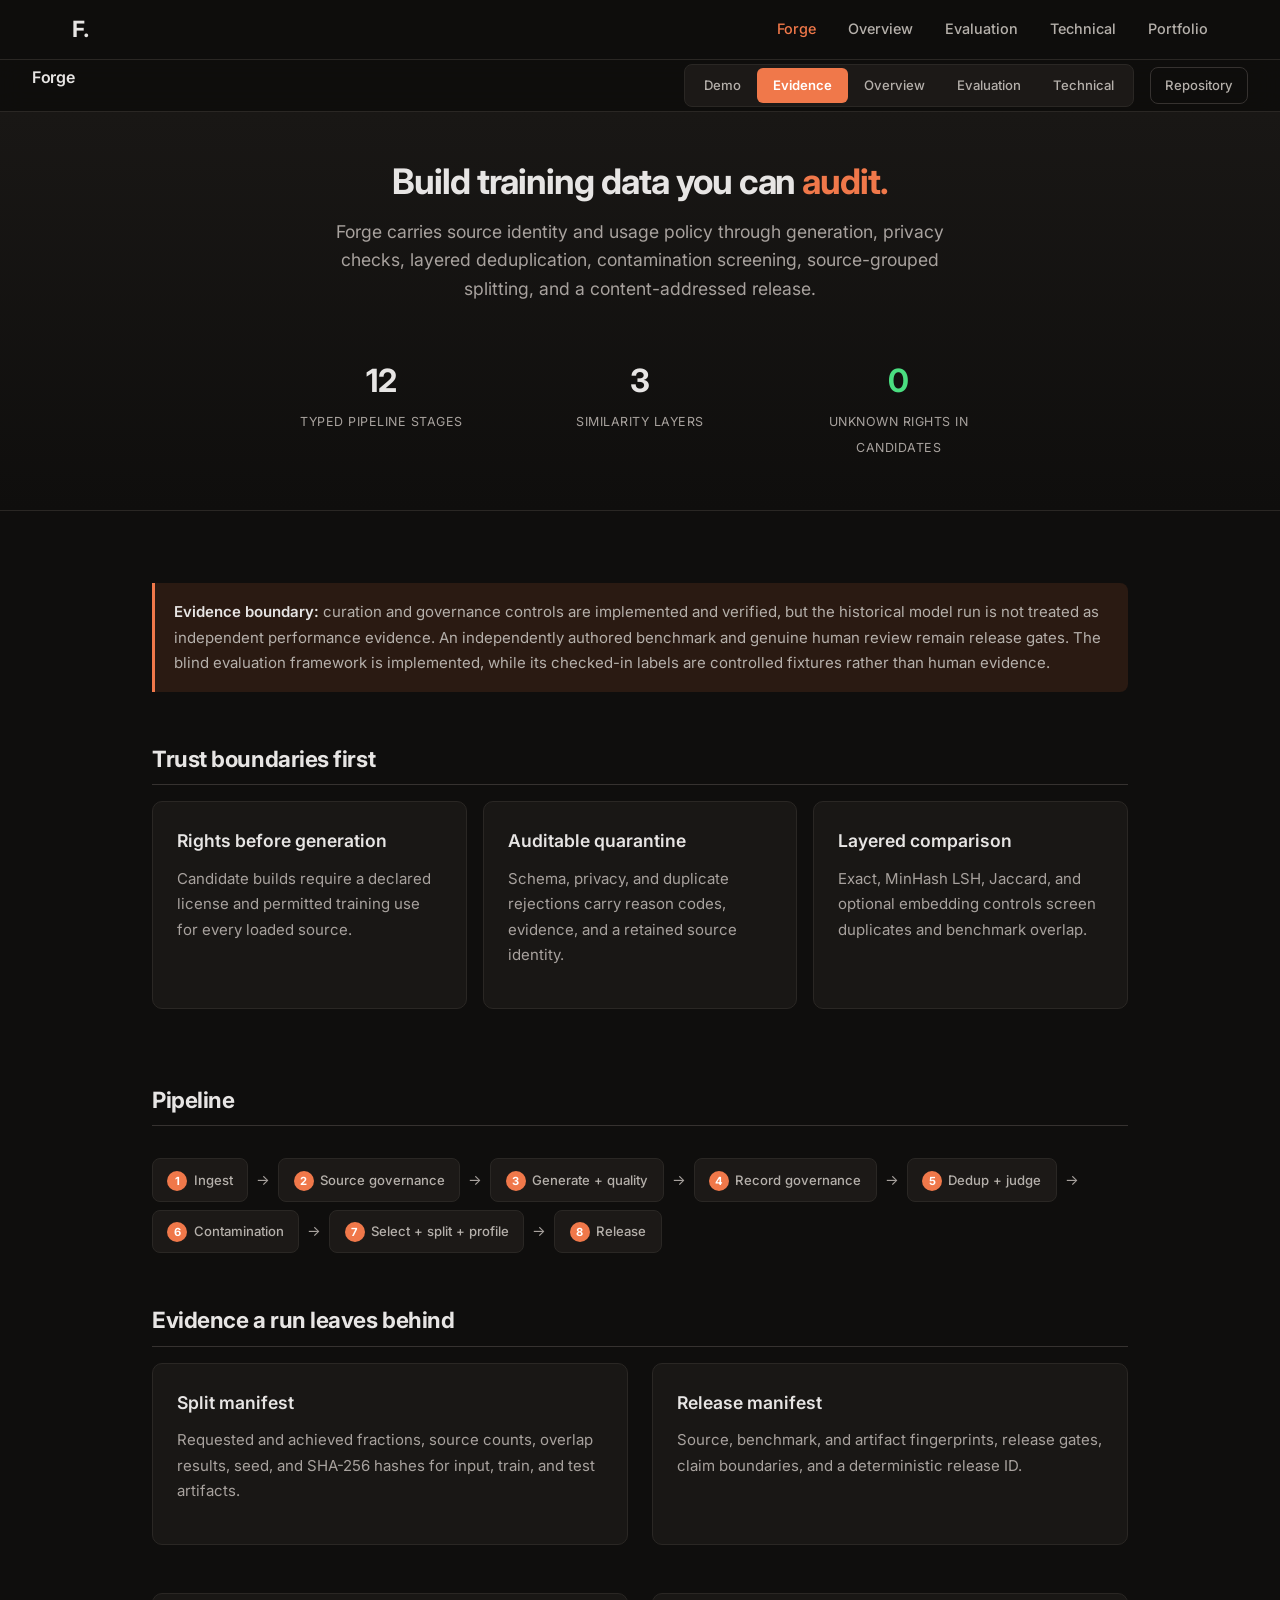
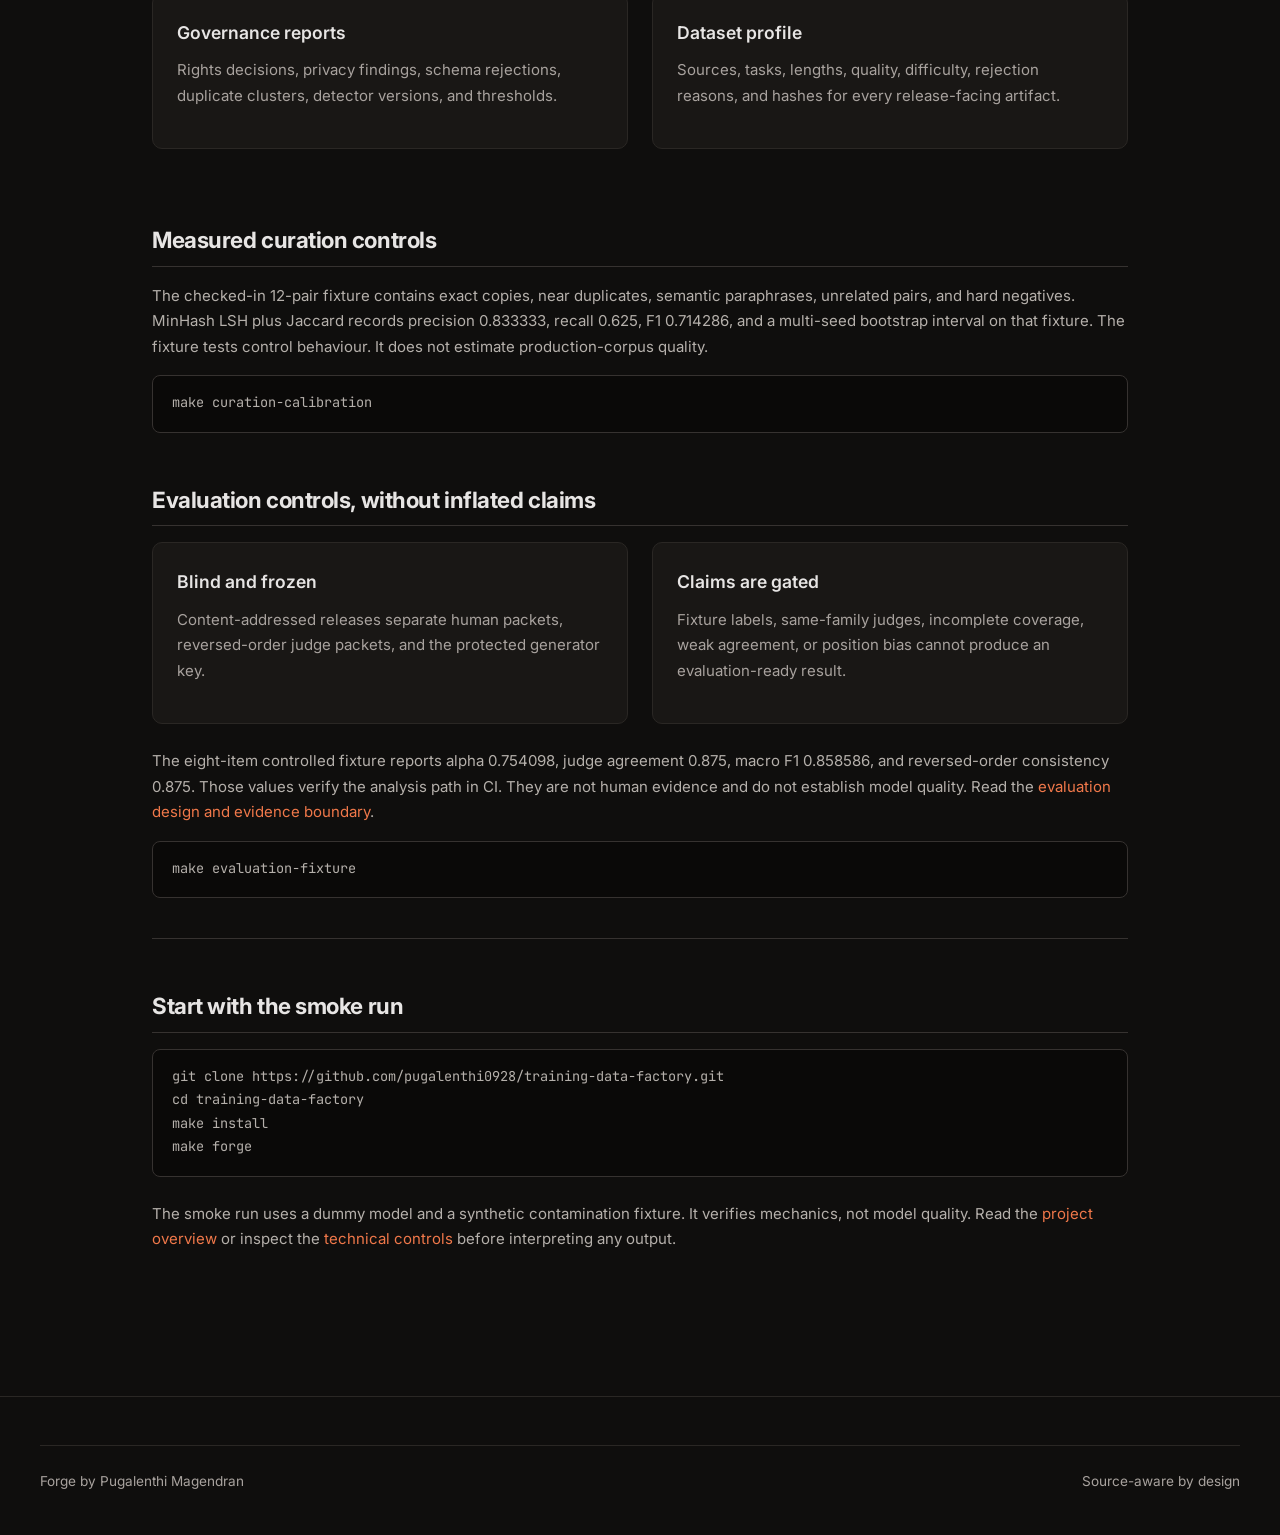
<file: docs/index.html>
<!DOCTYPE html>
<html lang="en">
<head>
  <meta charset="utf-8">
  <meta name="viewport" content="width=device-width, initial-scale=1">
  <title>Forge | Auditable Training Data Systems</title>
  <meta name="description" content="Forge is a source-aware training data pipeline with rights, privacy, deduplication, contamination, split, and release evidence.">
  <meta property="og:title" content="Forge | Auditable Training Data Systems">
  <meta property="og:description" content="Source-aware generation with governance, layered curation, contamination gates, and honest evaluation boundaries.">
  <meta property="og:type" content="website">
  <link rel="preconnect" href="https://fonts.googleapis.com">
  <link rel="preconnect" href="https://fonts.gstatic.com" crossorigin>
  <link href="https://fonts.googleapis.com/css2?family=Inter:wght@300;400;500;600;700&family=JetBrains+Mono:wght@400&display=swap" rel="stylesheet">
  <link rel="stylesheet" href="style.css">
</head>
<body>
  <nav class="nav">
    <div class="nav-inner">
      <a href="index.html" class="nav-logo">F.</a>
      <div class="nav-links">
        <a href="index.html" class="active">Forge</a>
        <a href="overview.html">Overview</a>
        <a href="evaluation.html">Evaluation</a>
        <a href="technical.html">Technical</a>
        <a href="https://pugalenthi-magendran.pugalenthi2000.chatgpt.site/">Portfolio</a>
      </div>
    </div>
  </nav>

  <div class="mode-bar">
    <h1>Forge</h1>
    <div class="mode-bar-right">
      <div class="tab-group">
        <a href="demo.html">Demo</a>
        <a href="index.html" class="active">Evidence</a>
        <a href="overview.html">Overview</a>
        <a href="evaluation.html">Evaluation</a>
        <a href="technical.html">Technical</a>
      </div>
      <a href="https://github.com/pugalenthi0928/training-data-factory" class="mode-bar-github">Repository</a>
    </div>
  </div>

  <main>
    <section class="hero">
      <h1>Build training data you can <em>audit.</em></h1>
      <p class="subtitle">
        Forge carries source identity and usage policy through generation, privacy checks, layered
        deduplication, contamination screening, source-grouped splitting, and a content-addressed release.
      </p>
      <div class="grid-3" style="max-width: 760px; margin: 0 auto;">
        <div class="stat">
          <span class="number">12</span>
          <span class="label">Typed pipeline stages</span>
        </div>
        <div class="stat">
          <span class="number">3</span>
          <span class="label">Similarity layers</span>
        </div>
        <div class="stat">
          <span class="number green">0</span>
          <span class="label">Unknown rights in candidates</span>
        </div>
      </div>
    </section>

    <div class="container wide">
      <div class="callout">
        <strong>Evidence boundary:</strong> curation and governance controls are implemented and verified, but the historical
        model run is not treated as independent performance evidence. An independently authored
        benchmark and genuine human review remain release gates. The blind evaluation framework is implemented,
        while its checked-in labels are controlled fixtures rather than human evidence.
      </div>

      <h2>Trust boundaries first</h2>
      <div class="grid-3">
        <div class="card">
          <h3>Rights before generation</h3>
          <p>Candidate builds require a declared license and permitted training use for every loaded source.</p>
        </div>
        <div class="card">
          <h3>Auditable quarantine</h3>
          <p>Schema, privacy, and duplicate rejections carry reason codes, evidence, and a retained source identity.</p>
        </div>
        <div class="card">
          <h3>Layered comparison</h3>
          <p>Exact, MinHash LSH, Jaccard, and optional embedding controls screen duplicates and benchmark overlap.</p>
        </div>
      </div>

      <h2>Pipeline</h2>
      <div class="pipeline">
        <div class="step"><span class="num">1</span>Ingest</div>
        <span class="arrow">&#8594;</span>
        <div class="step"><span class="num">2</span>Source governance</div>
        <span class="arrow">&#8594;</span>
        <div class="step"><span class="num">3</span>Generate + quality</div>
        <span class="arrow">&#8594;</span>
        <div class="step"><span class="num">4</span>Record governance</div>
        <span class="arrow">&#8594;</span>
        <div class="step"><span class="num">5</span>Dedup + judge</div>
        <span class="arrow">&#8594;</span>
        <div class="step"><span class="num">6</span>Contamination</div>
        <span class="arrow">&#8594;</span>
        <div class="step"><span class="num">7</span>Select + split + profile</div>
        <span class="arrow">&#8594;</span>
        <div class="step"><span class="num">8</span>Release</div>
      </div>

      <h2>Evidence a run leaves behind</h2>
      <div class="grid-2">
        <div class="card">
          <h3>Split manifest</h3>
          <p>Requested and achieved fractions, source counts, overlap results, seed, and SHA-256 hashes for input, train, and test artifacts.</p>
        </div>
        <div class="card">
          <h3>Release manifest</h3>
          <p>Source, benchmark, and artifact fingerprints, release gates, claim boundaries, and a deterministic release ID.</p>
        </div>
        <div class="card">
          <h3>Governance reports</h3>
          <p>Rights decisions, privacy findings, schema rejections, duplicate clusters, detector versions, and thresholds.</p>
        </div>
        <div class="card">
          <h3>Dataset profile</h3>
          <p>Sources, tasks, lengths, quality, difficulty, rejection reasons, and hashes for every release-facing artifact.</p>
        </div>
      </div>

      <h2>Measured curation controls</h2>
      <p>
        The checked-in 12-pair fixture contains exact copies, near duplicates, semantic paraphrases,
        unrelated pairs, and hard negatives. MinHash LSH plus Jaccard records precision 0.833333,
        recall 0.625, F1 0.714286, and a multi-seed bootstrap interval on that fixture. The fixture
        tests control behaviour. It does not estimate production-corpus quality.
      </p>
      <pre><code>make curation-calibration</code></pre>

      <h2>Evaluation controls, without inflated claims</h2>
      <div class="grid-2">
        <div class="card">
          <h3>Blind and frozen</h3>
          <p>Content-addressed releases separate human packets, reversed-order judge packets, and the protected generator key.</p>
        </div>
        <div class="card">
          <h3>Claims are gated</h3>
          <p>Fixture labels, same-family judges, incomplete coverage, weak agreement, or position bias cannot produce an evaluation-ready result.</p>
        </div>
      </div>
      <p>
        The eight-item controlled fixture reports alpha 0.754098, judge agreement 0.875,
        macro F1 0.858586, and reversed-order consistency 0.875. Those values verify the
        analysis path in CI. They are not human evidence and do not establish model quality.
        Read the <a href="evaluation.html">evaluation design and evidence boundary</a>.
      </p>
      <pre><code>make evaluation-fixture</code></pre>

      <hr>
      <h2>Start with the smoke run</h2>
      <pre><code>git clone https://github.com/pugalenthi0928/training-data-factory.git
cd training-data-factory
make install
make forge</code></pre>
      <p>
        The smoke run uses a dummy model and a synthetic contamination fixture. It verifies mechanics,
        not model quality. Read the <a href="overview.html">project overview</a> or inspect the
        <a href="technical.html">technical controls</a> before interpreting any output.
      </p>
    </div>
  </main>

  <footer class="footer">
    <div class="container">
      <div class="footer-bottom">
        <span>Forge by Pugalenthi Magendran</span>
        <span>Source-aware by design</span>
      </div>
    </div>
  </footer>
</body>
</html>
</file>
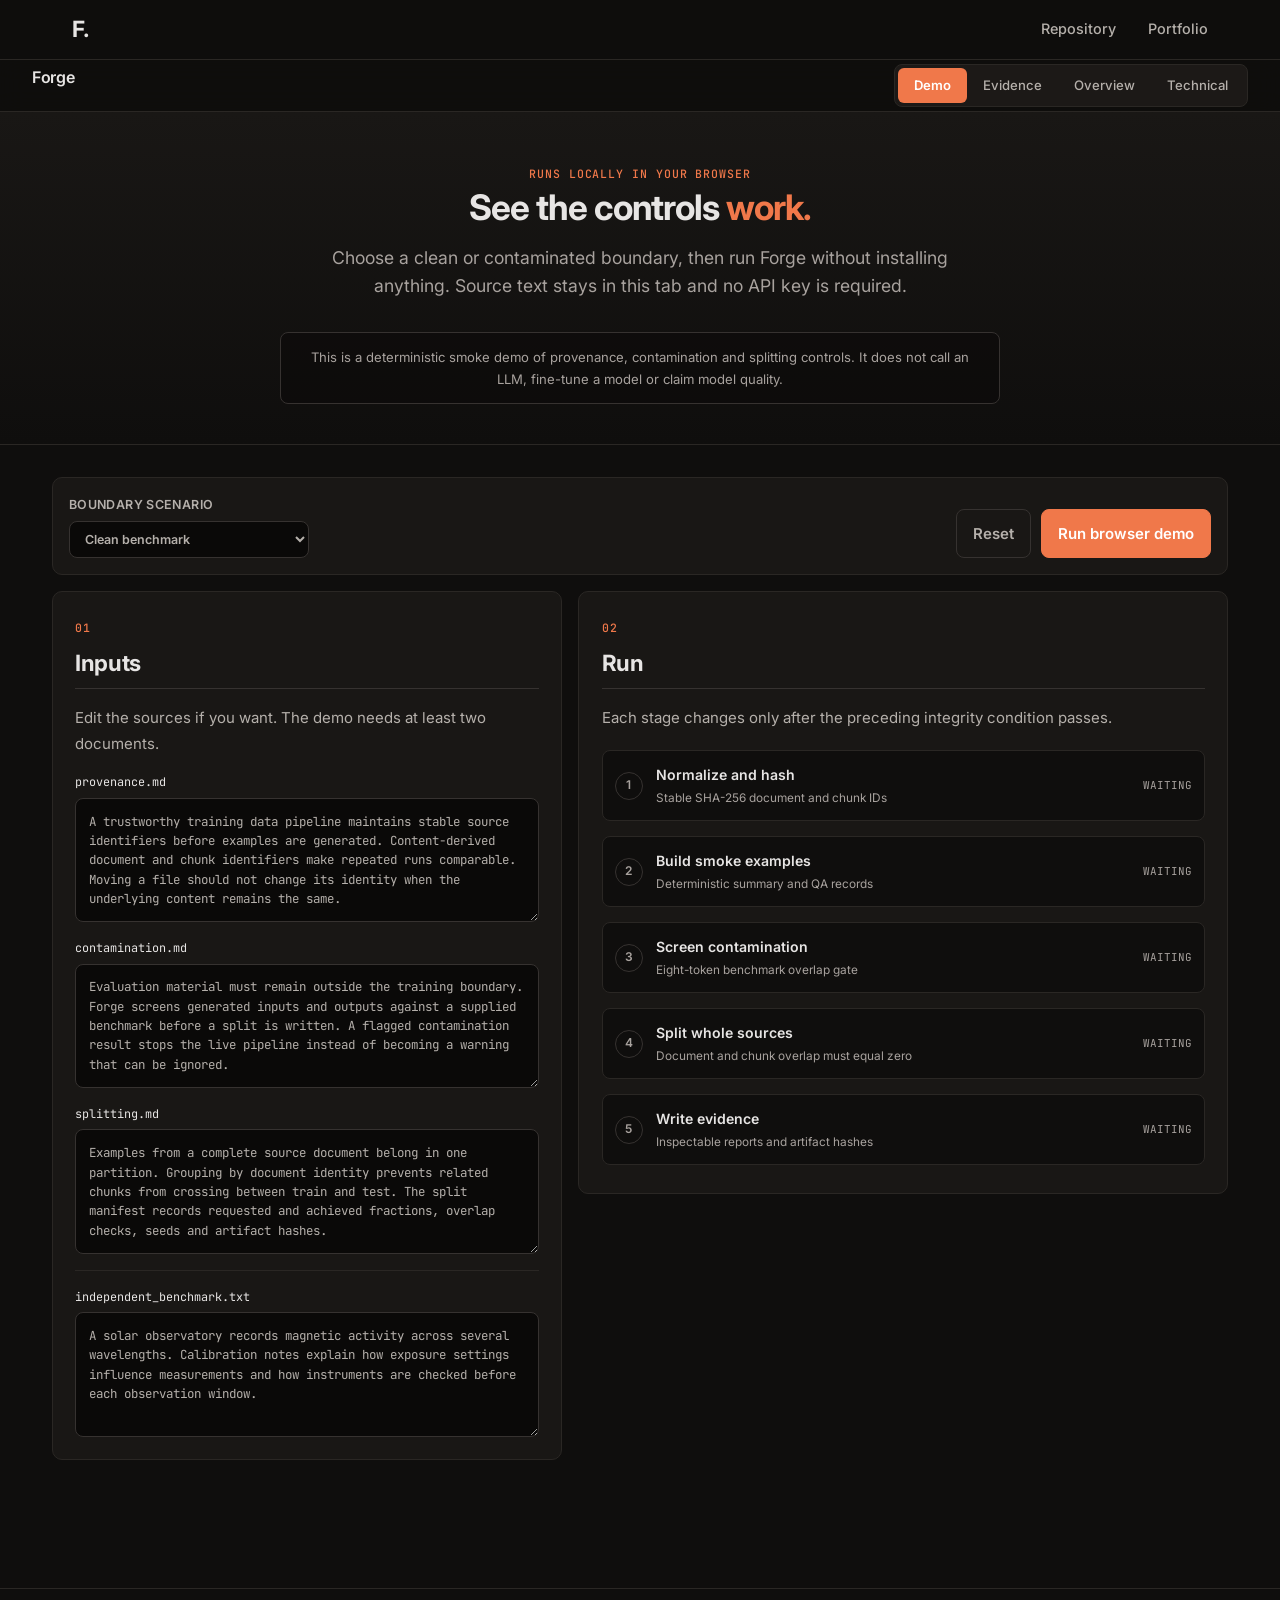
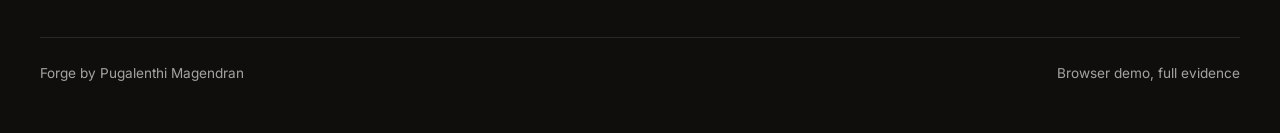
<file: docs/demo.html>
<!DOCTYPE html>
<html lang="en">
<head>
  <meta charset="utf-8">
  <meta name="viewport" content="width=device-width, initial-scale=1">
  <title>Forge Browser Demo | Pugalenthi Magendran</title>
  <meta name="description" content="Run Forge provenance, contamination and source-safe split controls directly in the browser with no installation or API key.">
  <meta property="og:title" content="Forge Browser Demo">
  <meta property="og:description" content="A one-click, inspectable smoke run for Forge training data controls.">
  <meta property="og:type" content="website">
  <link rel="preconnect" href="https://fonts.googleapis.com">
  <link rel="preconnect" href="https://fonts.gstatic.com" crossorigin>
  <link href="https://fonts.googleapis.com/css2?family=Inter:wght@300;400;500;600;700&family=JetBrains+Mono:wght@400&display=swap" rel="stylesheet">
  <link rel="stylesheet" href="style.css">
</head>
<body>
  <nav class="nav">
    <div class="nav-inner">
      <a href="index.html" class="nav-logo">F.</a>
      <div class="nav-links">
        <a href="https://github.com/pugalenthi0928/training-data-factory">Repository</a>
        <a href="https://pugalenthi-magendran.pugalenthi2000.chatgpt.site/">Portfolio</a>
      </div>
    </div>
  </nav>

  <div class="mode-bar">
    <h1>Forge</h1>
    <div class="mode-bar-right">
      <div class="tab-group">
        <a href="demo.html" class="active">Demo</a>
        <a href="index.html">Evidence</a>
        <a href="overview.html">Overview</a>
        <a href="technical.html">Technical</a>
      </div>
    </div>
  </div>

  <main>
    <section class="hero demo-hero">
      <span class="eyebrow">Runs locally in your browser</span>
      <h1>See the controls <em>work.</em></h1>
      <p class="subtitle">
        Choose a clean or contaminated boundary, then run Forge without installing anything.
        Source text stays in this tab and no API key is required.
      </p>
      <div class="demo-disclosure">
        This is a deterministic smoke demo of provenance, contamination and splitting controls.
        It does not call an LLM, fine-tune a model or claim model quality.
      </div>
    </section>

    <div class="container demo-container">
      <div class="demo-toolbar">
        <label for="scenario">
          Boundary scenario
          <select id="scenario">
            <option value="clean">Clean benchmark</option>
            <option value="contaminated">Deliberate contamination</option>
          </select>
        </label>
        <div class="demo-actions">
          <button type="button" id="reset-demo" class="button secondary">Reset</button>
          <button type="button" id="run-demo" class="button primary">Run browser demo</button>
        </div>
      </div>

      <div class="demo-shell">
        <section class="demo-inputs" aria-labelledby="input-heading">
          <div class="section-kicker">01</div>
          <h2 id="input-heading">Inputs</h2>
          <p>Edit the sources if you want. The demo needs at least two documents.</p>

          <label class="source-field">
            <span>provenance.md</span>
            <textarea data-source data-name="provenance.md" rows="5">A trustworthy training data pipeline maintains stable source identifiers before examples are generated. Content-derived document and chunk identifiers make repeated runs comparable. Moving a file should not change its identity when the underlying content remains the same.</textarea>
          </label>

          <label class="source-field">
            <span>contamination.md</span>
            <textarea data-source data-name="contamination.md" rows="5">Evaluation material must remain outside the training boundary. Forge screens generated inputs and outputs against a supplied benchmark before a split is written. A flagged contamination result stops the live pipeline instead of becoming a warning that can be ignored.</textarea>
          </label>

          <label class="source-field">
            <span>splitting.md</span>
            <textarea data-source data-name="splitting.md" rows="5">Examples from a complete source document belong in one partition. Grouping by document identity prevents related chunks from crossing between train and test. The split manifest records requested and achieved fractions, overlap checks, seeds and artifact hashes.</textarea>
          </label>

          <label class="source-field benchmark-field">
            <span>independent_benchmark.txt</span>
            <textarea id="benchmark" rows="5"></textarea>
          </label>
        </section>

        <section class="demo-run" aria-labelledby="run-heading">
          <div class="section-kicker">02</div>
          <h2 id="run-heading">Run</h2>
          <p>Each stage changes only after the preceding integrity condition passes.</p>

          <ol class="stage-list">
            <li data-stage="1" data-state="waiting">
              <span class="stage-number">1</span>
              <span><strong>Normalize and hash</strong><small>Stable SHA-256 document and chunk IDs</small></span>
              <span class="stage-status">Waiting</span>
            </li>
            <li data-stage="2" data-state="waiting">
              <span class="stage-number">2</span>
              <span><strong>Build smoke examples</strong><small>Deterministic summary and QA records</small></span>
              <span class="stage-status">Waiting</span>
            </li>
            <li data-stage="3" data-state="waiting">
              <span class="stage-number">3</span>
              <span><strong>Screen contamination</strong><small>Eight-token benchmark overlap gate</small></span>
              <span class="stage-status">Waiting</span>
            </li>
            <li data-stage="4" data-state="waiting">
              <span class="stage-number">4</span>
              <span><strong>Split whole sources</strong><small>Document and chunk overlap must equal zero</small></span>
              <span class="stage-status">Waiting</span>
            </li>
            <li data-stage="5" data-state="waiting">
              <span class="stage-number">5</span>
              <span><strong>Write evidence</strong><small>Inspectable reports and artifact hashes</small></span>
              <span class="stage-status">Waiting</span>
            </li>
          </ol>

          <div id="run-error" class="run-error" role="alert" hidden></div>

          <div id="result-panel" class="result-panel" hidden>
            <div id="integrity-gate" class="integrity-gate"></div>
            <div class="result-metrics">
              <div><strong data-metric="sources">0</strong><span>Sources</span></div>
              <div><strong data-metric="examples">0</strong><span>Examples</span></div>
              <div><strong data-metric="split">0 / 0</strong><span>Train / test</span></div>
              <div><strong data-metric="overlap">0</strong><span>Source overlap</span></div>
            </div>

            <div class="artifact-header">
              <div>
                <span class="section-kicker">03</span>
                <h3>Evidence artifacts</h3>
              </div>
              <div class="artifact-actions">
                <button type="button" id="copy-artifact" class="text-button" disabled>Copy JSON</button>
                <button type="button" id="download-artifact" class="text-button" disabled>Download</button>
              </div>
            </div>
            <div id="artifact-tabs" class="artifact-tabs"></div>
            <pre class="artifact-code"><code id="artifact-output"></code></pre>
          </div>
        </section>
      </div>
    </div>
  </main>

  <footer class="footer">
    <div class="container">
      <div class="footer-bottom">
        <span>Forge by Pugalenthi Magendran</span>
        <span>Browser demo, full evidence</span>
      </div>
    </div>
  </footer>

  <script type="module" src="demo.mjs"></script>
</body>
</html>
</file>
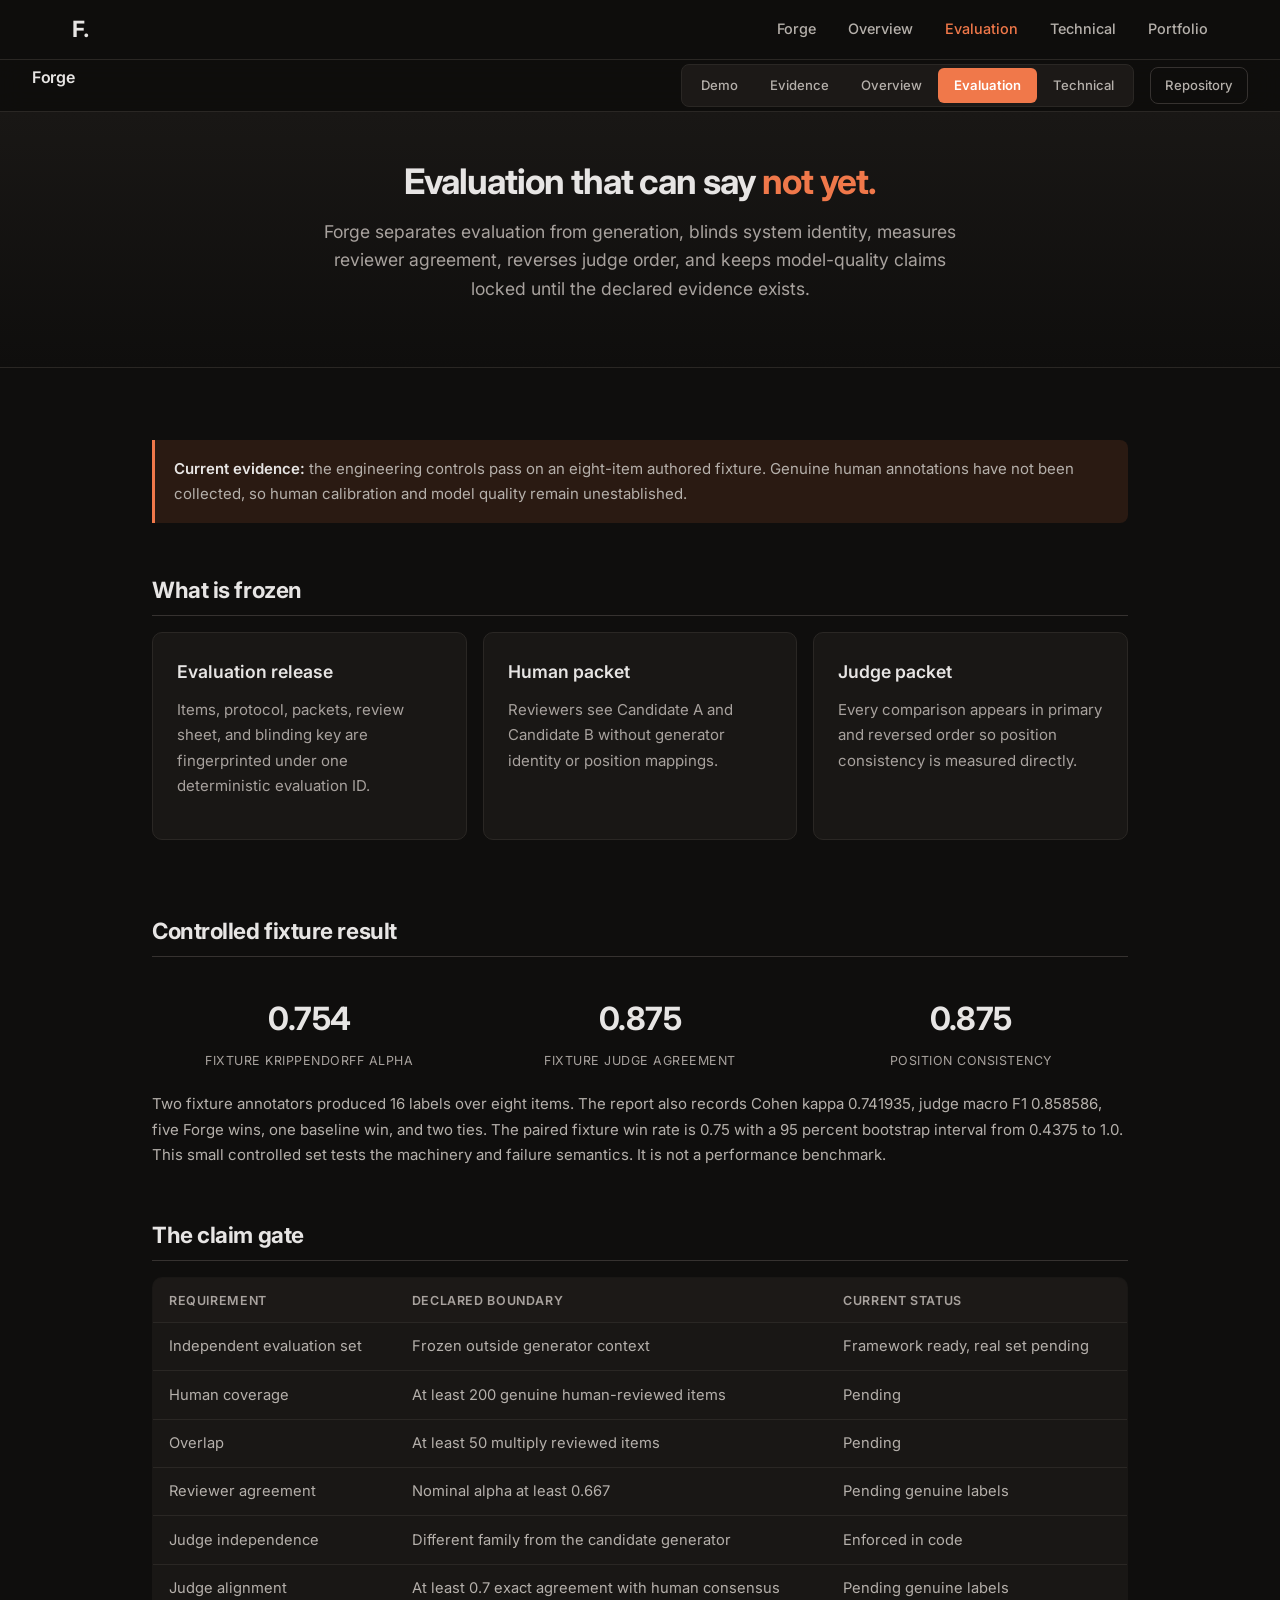
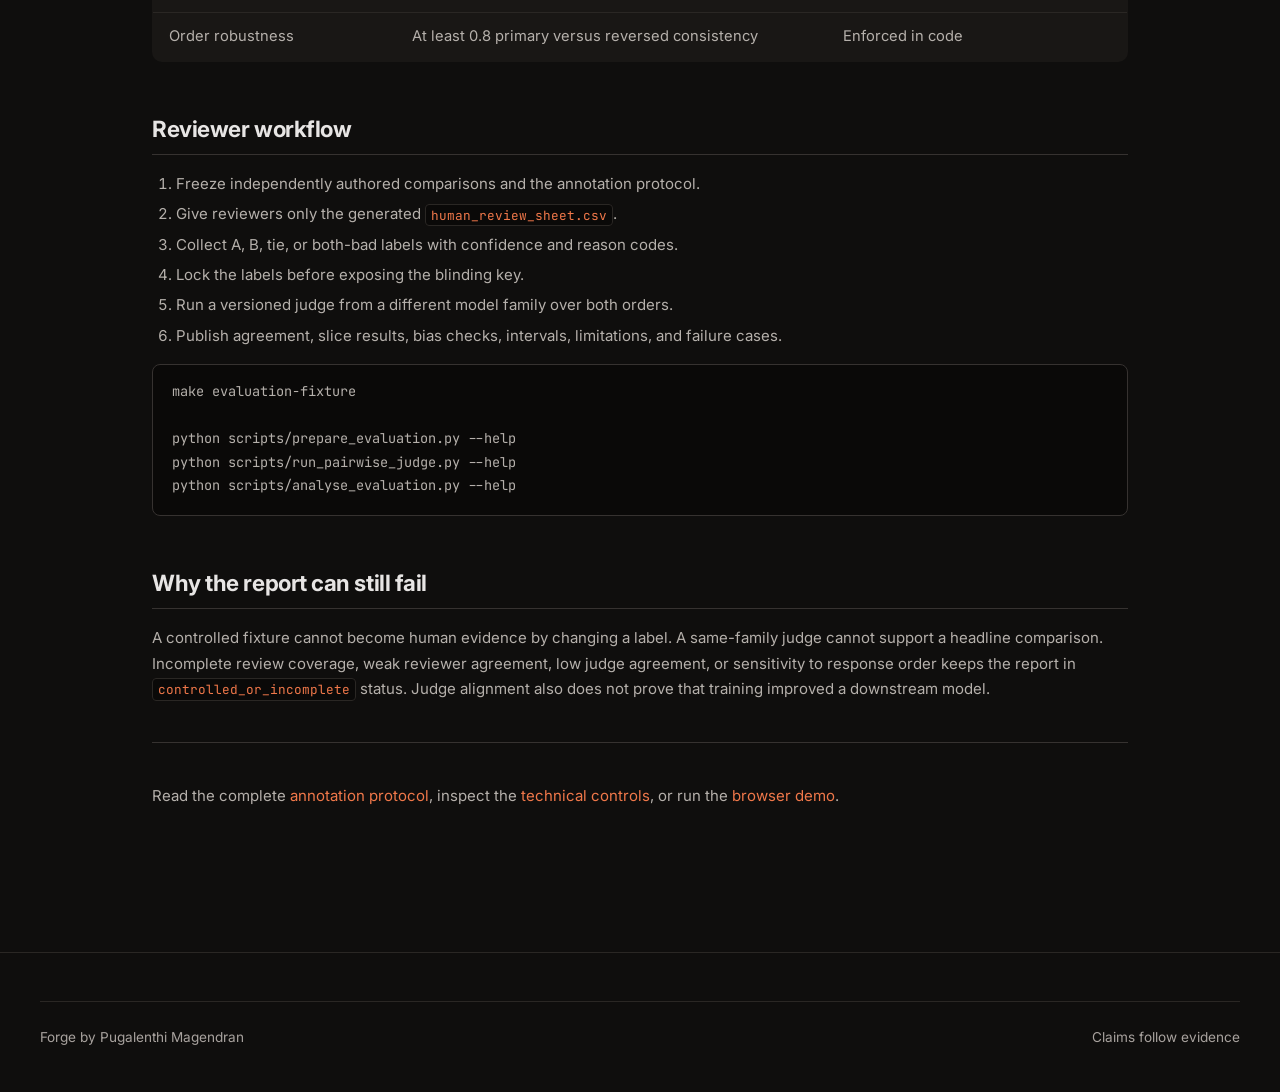
<file: docs/evaluation.html>
<!DOCTYPE html>
<html lang="en">
<head>
  <meta charset="utf-8">
  <meta name="viewport" content="width=device-width, initial-scale=1">
  <title>Forge Evaluation | Blind Review and Calibration</title>
  <meta name="description" content="How Forge freezes evaluation assets, blinds human review, checks judge bias, and prevents unsupported model-quality claims.">
  <link rel="preconnect" href="https://fonts.googleapis.com">
  <link rel="preconnect" href="https://fonts.gstatic.com" crossorigin>
  <link href="https://fonts.googleapis.com/css2?family=Inter:wght@300;400;500;600;700&family=JetBrains+Mono:wght@400&display=swap" rel="stylesheet">
  <link rel="stylesheet" href="style.css">
</head>
<body>
  <nav class="nav">
    <div class="nav-inner">
      <a href="index.html" class="nav-logo">F.</a>
      <div class="nav-links">
        <a href="index.html">Forge</a>
        <a href="overview.html">Overview</a>
        <a href="evaluation.html" class="active">Evaluation</a>
        <a href="technical.html">Technical</a>
        <a href="https://pugalenthi-magendran.pugalenthi2000.chatgpt.site/">Portfolio</a>
      </div>
    </div>
  </nav>

  <div class="mode-bar">
    <h1>Forge</h1>
    <div class="mode-bar-right">
      <div class="tab-group">
        <a href="demo.html">Demo</a>
        <a href="index.html">Evidence</a>
        <a href="overview.html">Overview</a>
        <a href="evaluation.html" class="active">Evaluation</a>
        <a href="technical.html">Technical</a>
      </div>
      <a href="https://github.com/pugalenthi0928/training-data-factory" class="mode-bar-github">Repository</a>
    </div>
  </div>

  <main>
    <section class="hero">
      <h1>Evaluation that can say <em>not yet.</em></h1>
      <p class="subtitle">
        Forge separates evaluation from generation, blinds system identity, measures reviewer
        agreement, reverses judge order, and keeps model-quality claims locked until the declared
        evidence exists.
      </p>
    </section>

    <div class="container wide">
      <div class="callout">
        <strong>Current evidence:</strong> the engineering controls pass on an eight-item authored
        fixture. Genuine human annotations have not been collected, so human calibration and model
        quality remain unestablished.
      </div>

      <h2>What is frozen</h2>
      <div class="grid-3">
        <div class="card">
          <h3>Evaluation release</h3>
          <p>Items, protocol, packets, review sheet, and blinding key are fingerprinted under one deterministic evaluation ID.</p>
        </div>
        <div class="card">
          <h3>Human packet</h3>
          <p>Reviewers see Candidate A and Candidate B without generator identity or position mappings.</p>
        </div>
        <div class="card">
          <h3>Judge packet</h3>
          <p>Every comparison appears in primary and reversed order so position consistency is measured directly.</p>
        </div>
      </div>

      <h2>Controlled fixture result</h2>
      <div class="grid-3">
        <div class="stat">
          <span class="number">0.754</span>
          <span class="label">Fixture Krippendorff alpha</span>
        </div>
        <div class="stat">
          <span class="number">0.875</span>
          <span class="label">Fixture judge agreement</span>
        </div>
        <div class="stat">
          <span class="number">0.875</span>
          <span class="label">Position consistency</span>
        </div>
      </div>
      <p>
        Two fixture annotators produced 16 labels over eight items. The report also records Cohen
        kappa 0.741935, judge macro F1 0.858586, five Forge wins, one baseline win, and two ties.
        The paired fixture win rate is 0.75 with a 95 percent bootstrap interval from 0.4375 to 1.0.
        This small controlled set tests the machinery and failure semantics. It is not a performance benchmark.
      </p>

      <h2>The claim gate</h2>
      <table>
        <tr><th>Requirement</th><th>Declared boundary</th><th>Current status</th></tr>
        <tr><td>Independent evaluation set</td><td>Frozen outside generator context</td><td>Framework ready, real set pending</td></tr>
        <tr><td>Human coverage</td><td>At least 200 genuine human-reviewed items</td><td>Pending</td></tr>
        <tr><td>Overlap</td><td>At least 50 multiply reviewed items</td><td>Pending</td></tr>
        <tr><td>Reviewer agreement</td><td>Nominal alpha at least 0.667</td><td>Pending genuine labels</td></tr>
        <tr><td>Judge independence</td><td>Different family from the candidate generator</td><td>Enforced in code</td></tr>
        <tr><td>Judge alignment</td><td>At least 0.7 exact agreement with human consensus</td><td>Pending genuine labels</td></tr>
        <tr><td>Order robustness</td><td>At least 0.8 primary versus reversed consistency</td><td>Enforced in code</td></tr>
      </table>

      <h2>Reviewer workflow</h2>
      <ol style="padding-left: 1.5rem; margin-bottom: 1rem;">
        <li>Freeze independently authored comparisons and the annotation protocol.</li>
        <li>Give reviewers only the generated <code>human_review_sheet.csv</code>.</li>
        <li>Collect A, B, tie, or both-bad labels with confidence and reason codes.</li>
        <li>Lock the labels before exposing the blinding key.</li>
        <li>Run a versioned judge from a different model family over both orders.</li>
        <li>Publish agreement, slice results, bias checks, intervals, limitations, and failure cases.</li>
      </ol>
      <pre><code>make evaluation-fixture

python scripts/prepare_evaluation.py --help
python scripts/run_pairwise_judge.py --help
python scripts/analyse_evaluation.py --help</code></pre>

      <h2>Why the report can still fail</h2>
      <p>
        A controlled fixture cannot become human evidence by changing a label. A same-family judge
        cannot support a headline comparison. Incomplete review coverage, weak reviewer agreement,
        low judge agreement, or sensitivity to response order keeps the report in
        <code>controlled_or_incomplete</code> status. Judge alignment also does not prove that training
        improved a downstream model.
      </p>

      <hr>
      <p>
        Read the complete <a href="https://github.com/pugalenthi0928/training-data-factory/blob/main/docs/evaluation/annotation-protocol.md">annotation protocol</a>,
        inspect the <a href="technical.html">technical controls</a>, or run the
        <a href="demo.html">browser demo</a>.
      </p>
    </div>
  </main>

  <footer class="footer">
    <div class="container">
      <div class="footer-bottom">
        <span>Forge by Pugalenthi Magendran</span>
        <span>Claims follow evidence</span>
      </div>
    </div>
  </footer>
</body>
</html>
</file>
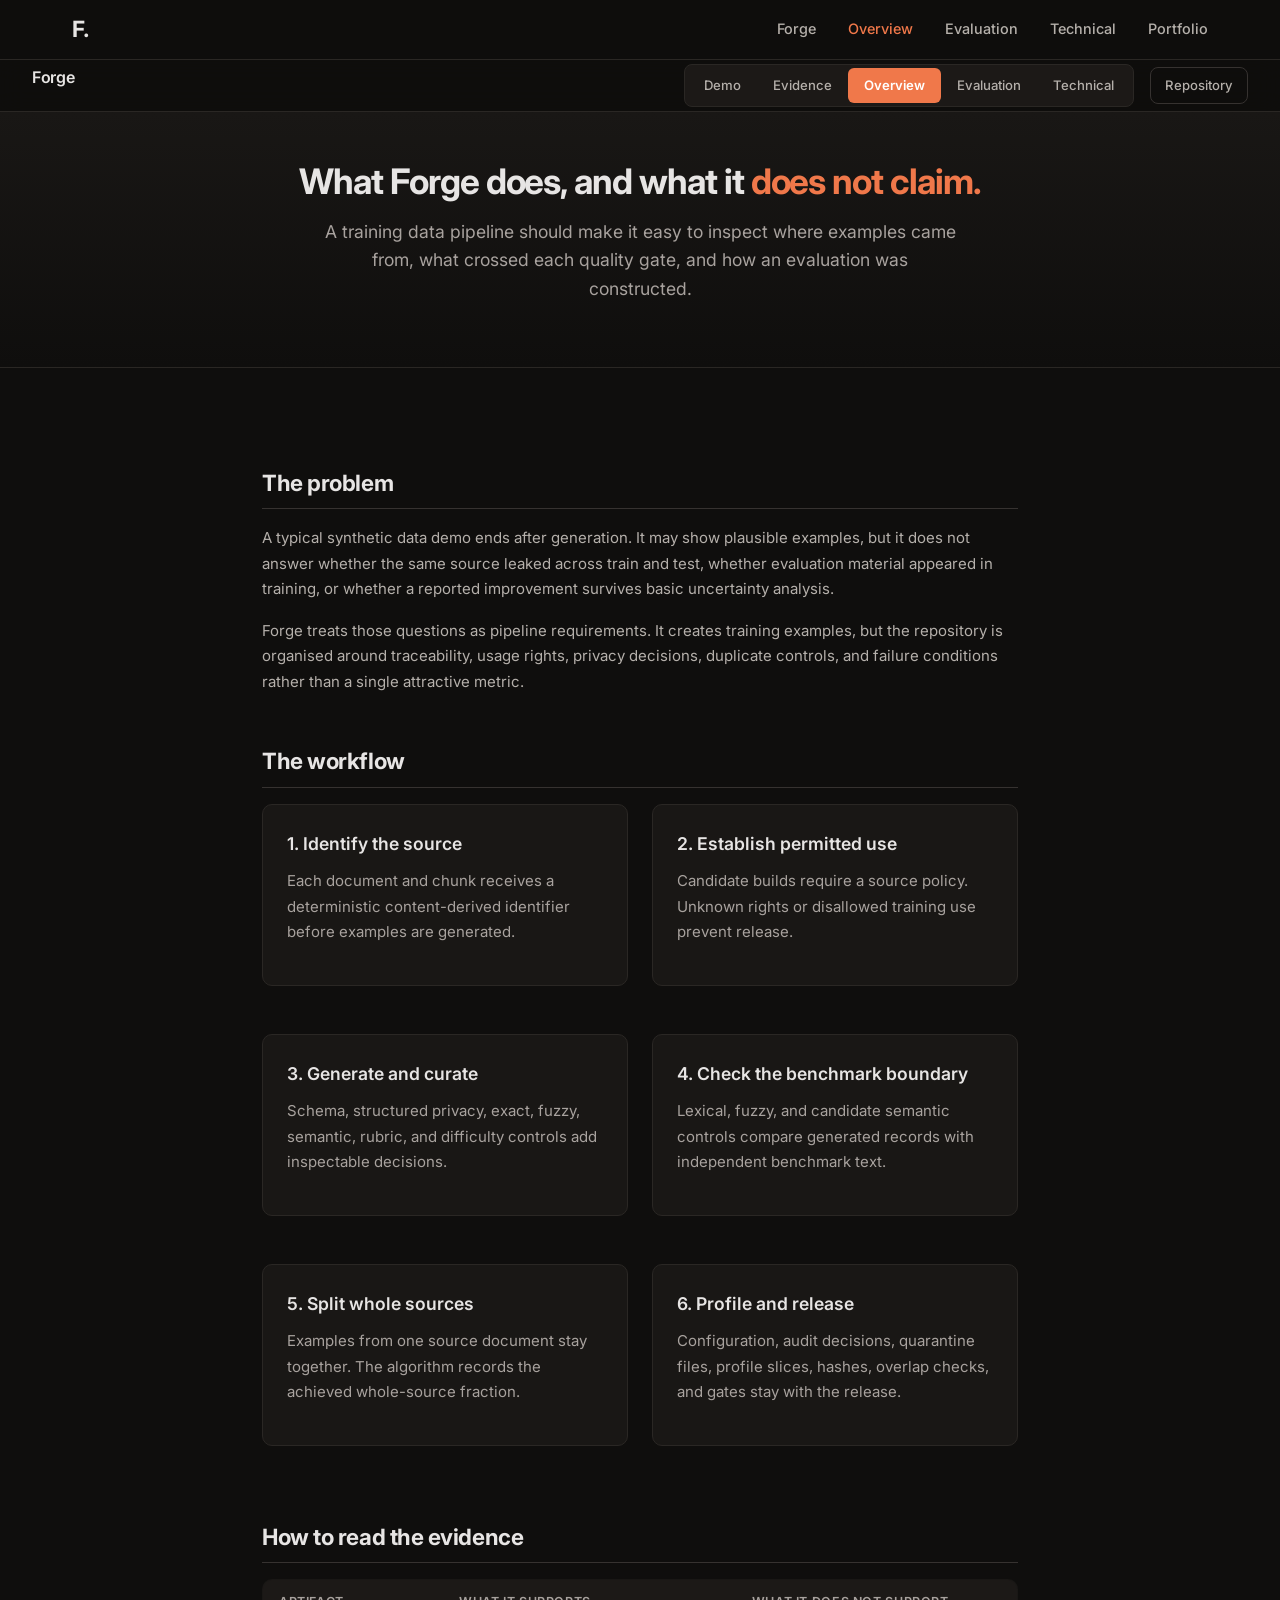
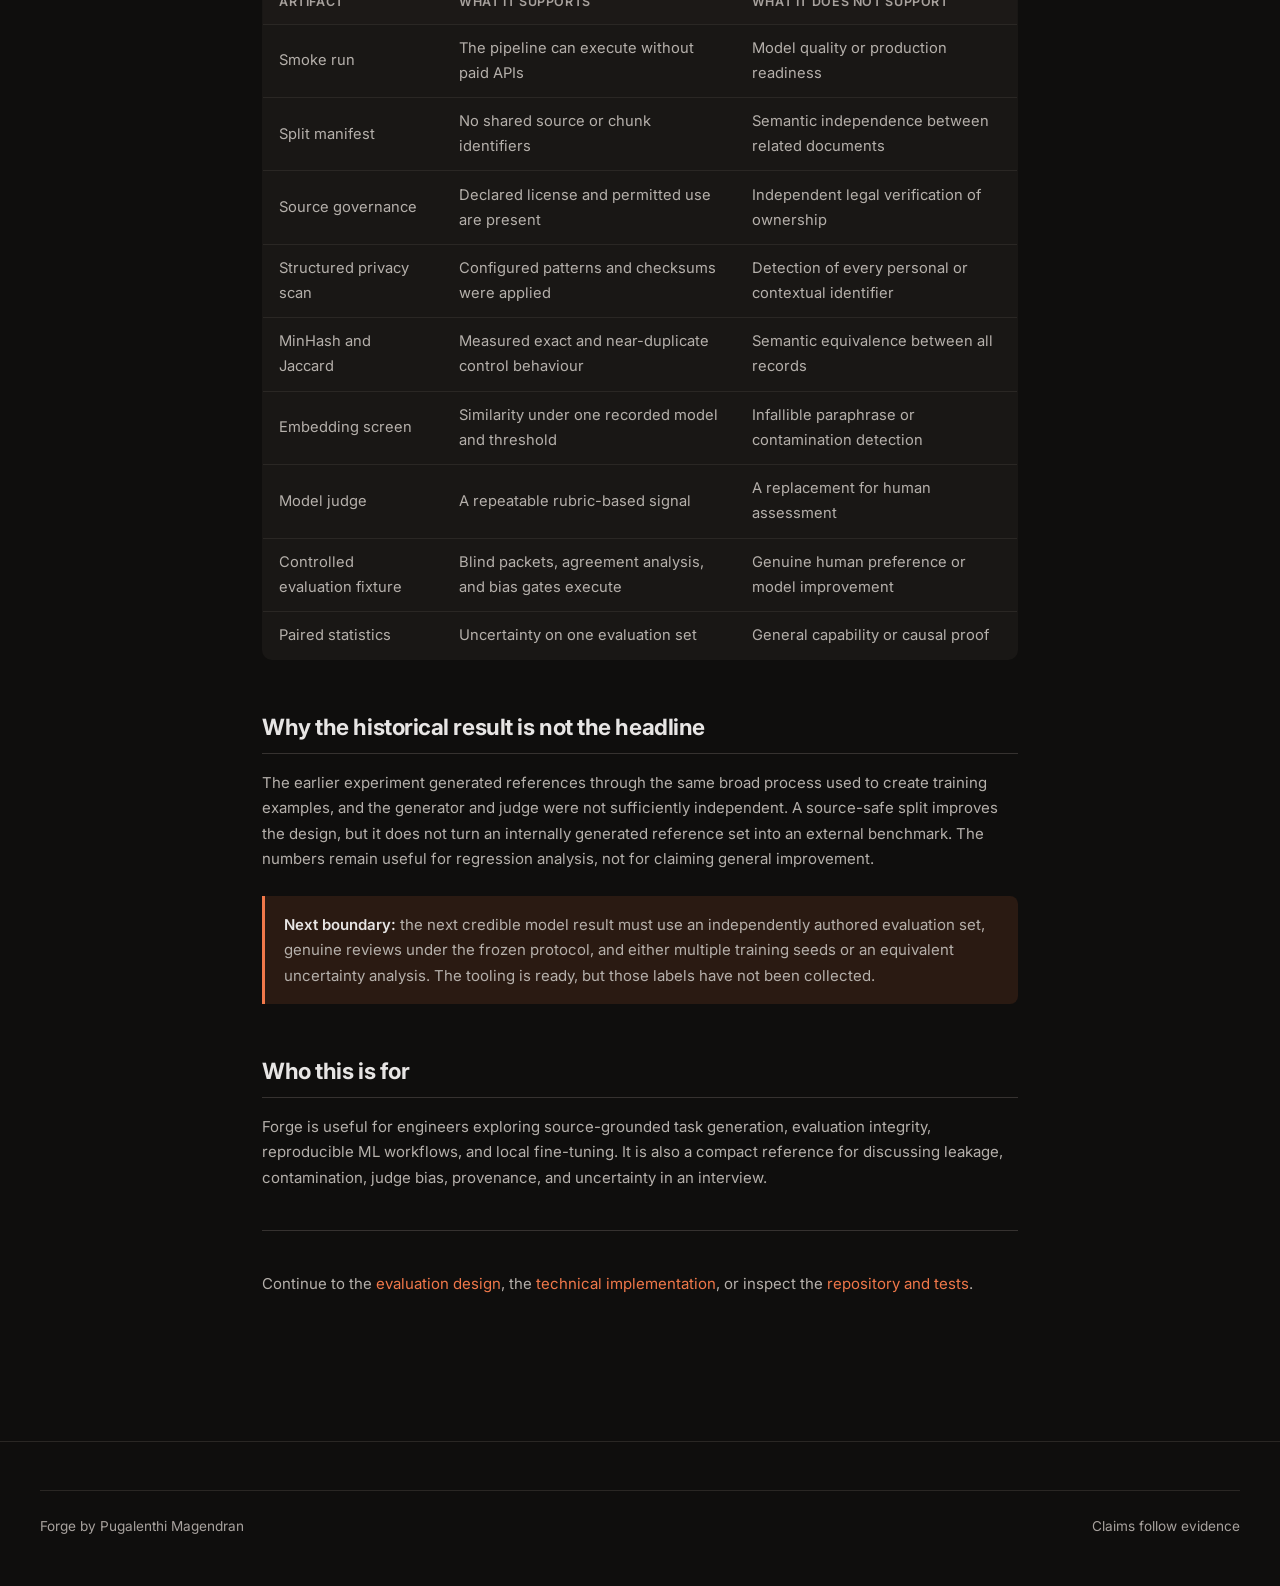
<file: docs/overview.html>
<!DOCTYPE html>
<html lang="en">
<head>
  <meta charset="utf-8">
  <meta name="viewport" content="width=device-width, initial-scale=1">
  <title>Forge Overview | Pugalenthi Magendran</title>
  <meta name="description" content="A plain-language explanation of Forge, its evidence model, and its current release boundaries.">
  <link rel="preconnect" href="https://fonts.googleapis.com">
  <link rel="preconnect" href="https://fonts.gstatic.com" crossorigin>
  <link href="https://fonts.googleapis.com/css2?family=Inter:wght@300;400;500;600;700&family=JetBrains+Mono:wght@400&display=swap" rel="stylesheet">
  <link rel="stylesheet" href="style.css">
</head>
<body>
  <nav class="nav">
    <div class="nav-inner">
      <a href="index.html" class="nav-logo">F.</a>
      <div class="nav-links">
        <a href="index.html">Forge</a>
        <a href="overview.html" class="active">Overview</a>
        <a href="evaluation.html">Evaluation</a>
        <a href="technical.html">Technical</a>
        <a href="https://pugalenthi-magendran.pugalenthi2000.chatgpt.site/">Portfolio</a>
      </div>
    </div>
  </nav>

  <div class="mode-bar">
    <h1>Forge</h1>
    <div class="mode-bar-right">
      <div class="tab-group">
        <a href="demo.html">Demo</a>
        <a href="index.html">Evidence</a>
        <a href="overview.html" class="active">Overview</a>
        <a href="evaluation.html">Evaluation</a>
        <a href="technical.html">Technical</a>
      </div>
      <a href="https://github.com/pugalenthi0928/training-data-factory" class="mode-bar-github">Repository</a>
    </div>
  </div>

  <main>
    <section class="hero">
      <h1>What Forge does, and what it <em>does not claim.</em></h1>
      <p class="subtitle">
        A training data pipeline should make it easy to inspect where examples came from,
        what crossed each quality gate, and how an evaluation was constructed.
      </p>
    </section>

    <div class="container">
      <h2>The problem</h2>
      <p>
        A typical synthetic data demo ends after generation. It may show plausible examples,
        but it does not answer whether the same source leaked across train and test, whether
        evaluation material appeared in training, or whether a reported improvement survives
        basic uncertainty analysis.
      </p>
      <p>
        Forge treats those questions as pipeline requirements. It creates training examples,
        but the repository is organised around traceability, usage rights, privacy decisions,
        duplicate controls, and failure conditions rather than a single attractive metric.
      </p>

      <h2>The workflow</h2>
      <div class="grid-2">
        <div class="card">
          <h3>1. Identify the source</h3>
          <p>Each document and chunk receives a deterministic content-derived identifier before examples are generated.</p>
        </div>
        <div class="card">
          <h3>2. Establish permitted use</h3>
          <p>Candidate builds require a source policy. Unknown rights or disallowed training use prevent release.</p>
        </div>
        <div class="card">
          <h3>3. Generate and curate</h3>
          <p>Schema, structured privacy, exact, fuzzy, semantic, rubric, and difficulty controls add inspectable decisions.</p>
        </div>
        <div class="card">
          <h3>4. Check the benchmark boundary</h3>
          <p>Lexical, fuzzy, and candidate semantic controls compare generated records with independent benchmark text.</p>
        </div>
        <div class="card">
          <h3>5. Split whole sources</h3>
          <p>Examples from one source document stay together. The algorithm records the achieved whole-source fraction.</p>
        </div>
        <div class="card">
          <h3>6. Profile and release</h3>
          <p>Configuration, audit decisions, quarantine files, profile slices, hashes, overlap checks, and gates stay with the release.</p>
        </div>
      </div>

      <h2>How to read the evidence</h2>
      <table>
        <tr><th>Artifact</th><th>What it supports</th><th>What it does not support</th></tr>
        <tr><td>Smoke run</td><td>The pipeline can execute without paid APIs</td><td>Model quality or production readiness</td></tr>
        <tr><td>Split manifest</td><td>No shared source or chunk identifiers</td><td>Semantic independence between related documents</td></tr>
        <tr><td>Source governance</td><td>Declared license and permitted use are present</td><td>Independent legal verification of ownership</td></tr>
        <tr><td>Structured privacy scan</td><td>Configured patterns and checksums were applied</td><td>Detection of every personal or contextual identifier</td></tr>
        <tr><td>MinHash and Jaccard</td><td>Measured exact and near-duplicate control behaviour</td><td>Semantic equivalence between all records</td></tr>
        <tr><td>Embedding screen</td><td>Similarity under one recorded model and threshold</td><td>Infallible paraphrase or contamination detection</td></tr>
        <tr><td>Model judge</td><td>A repeatable rubric-based signal</td><td>A replacement for human assessment</td></tr>
        <tr><td>Controlled evaluation fixture</td><td>Blind packets, agreement analysis, and bias gates execute</td><td>Genuine human preference or model improvement</td></tr>
        <tr><td>Paired statistics</td><td>Uncertainty on one evaluation set</td><td>General capability or causal proof</td></tr>
      </table>

      <h2>Why the historical result is not the headline</h2>
      <p>
        The earlier experiment generated references through the same broad process used to
        create training examples, and the generator and judge were not sufficiently independent.
        A source-safe split improves the design, but it does not turn an internally generated
        reference set into an external benchmark. The numbers remain useful for regression
        analysis, not for claiming general improvement.
      </p>

      <div class="callout">
        <strong>Next boundary:</strong> the next credible model result must use an independently
        authored evaluation set, genuine reviews under the frozen protocol, and either multiple
        training seeds or an equivalent uncertainty analysis. The tooling is ready, but those labels
        have not been collected.
      </div>

      <h2>Who this is for</h2>
      <p>
        Forge is useful for engineers exploring source-grounded task generation, evaluation
        integrity, reproducible ML workflows, and local fine-tuning. It is also a compact reference
        for discussing leakage, contamination, judge bias, provenance, and uncertainty in an interview.
      </p>

      <hr>
      <p>
        Continue to the <a href="evaluation.html">evaluation design</a>, the
        <a href="technical.html">technical implementation</a>, or inspect the
        <a href="https://github.com/pugalenthi0928/training-data-factory">repository and tests</a>.
      </p>
    </div>
  </main>

  <footer class="footer">
    <div class="container">
      <div class="footer-bottom">
        <span>Forge by Pugalenthi Magendran</span>
        <span>Claims follow evidence</span>
      </div>
    </div>
  </footer>
</body>
</html>
</file>
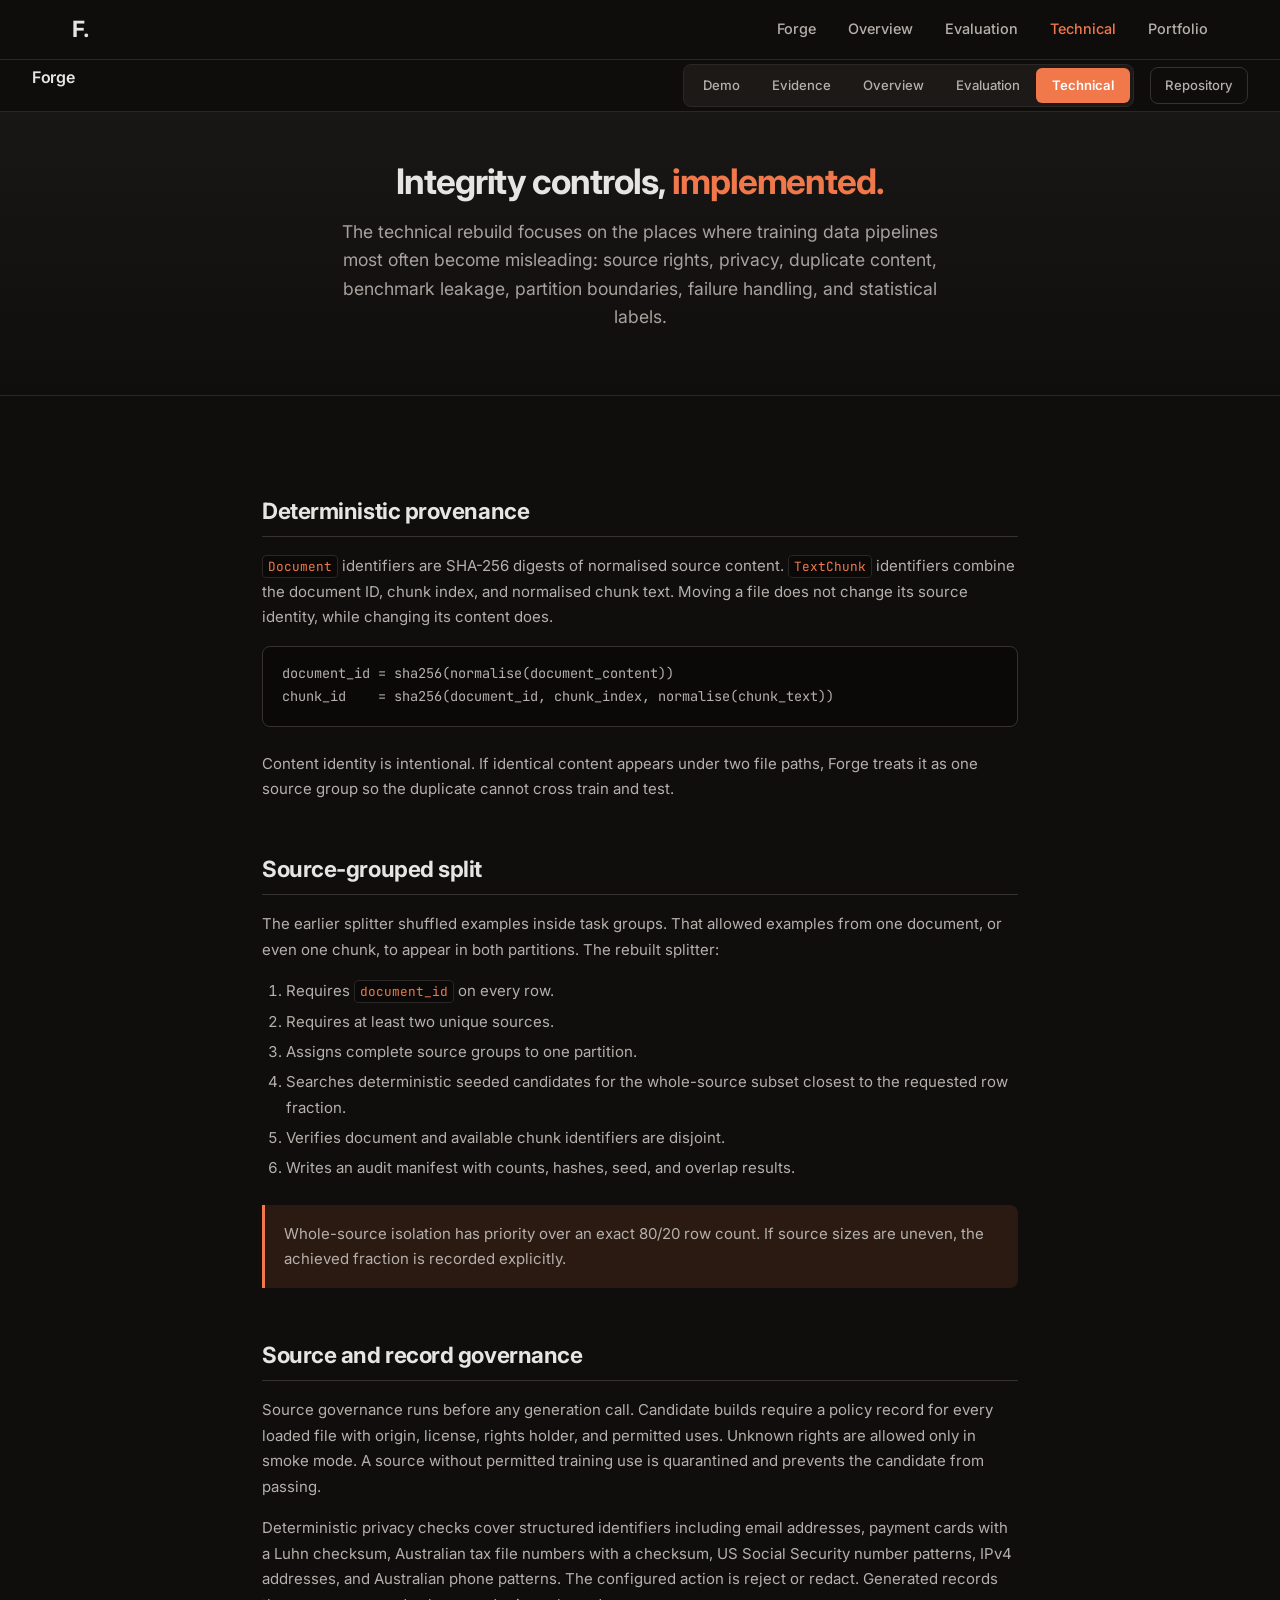
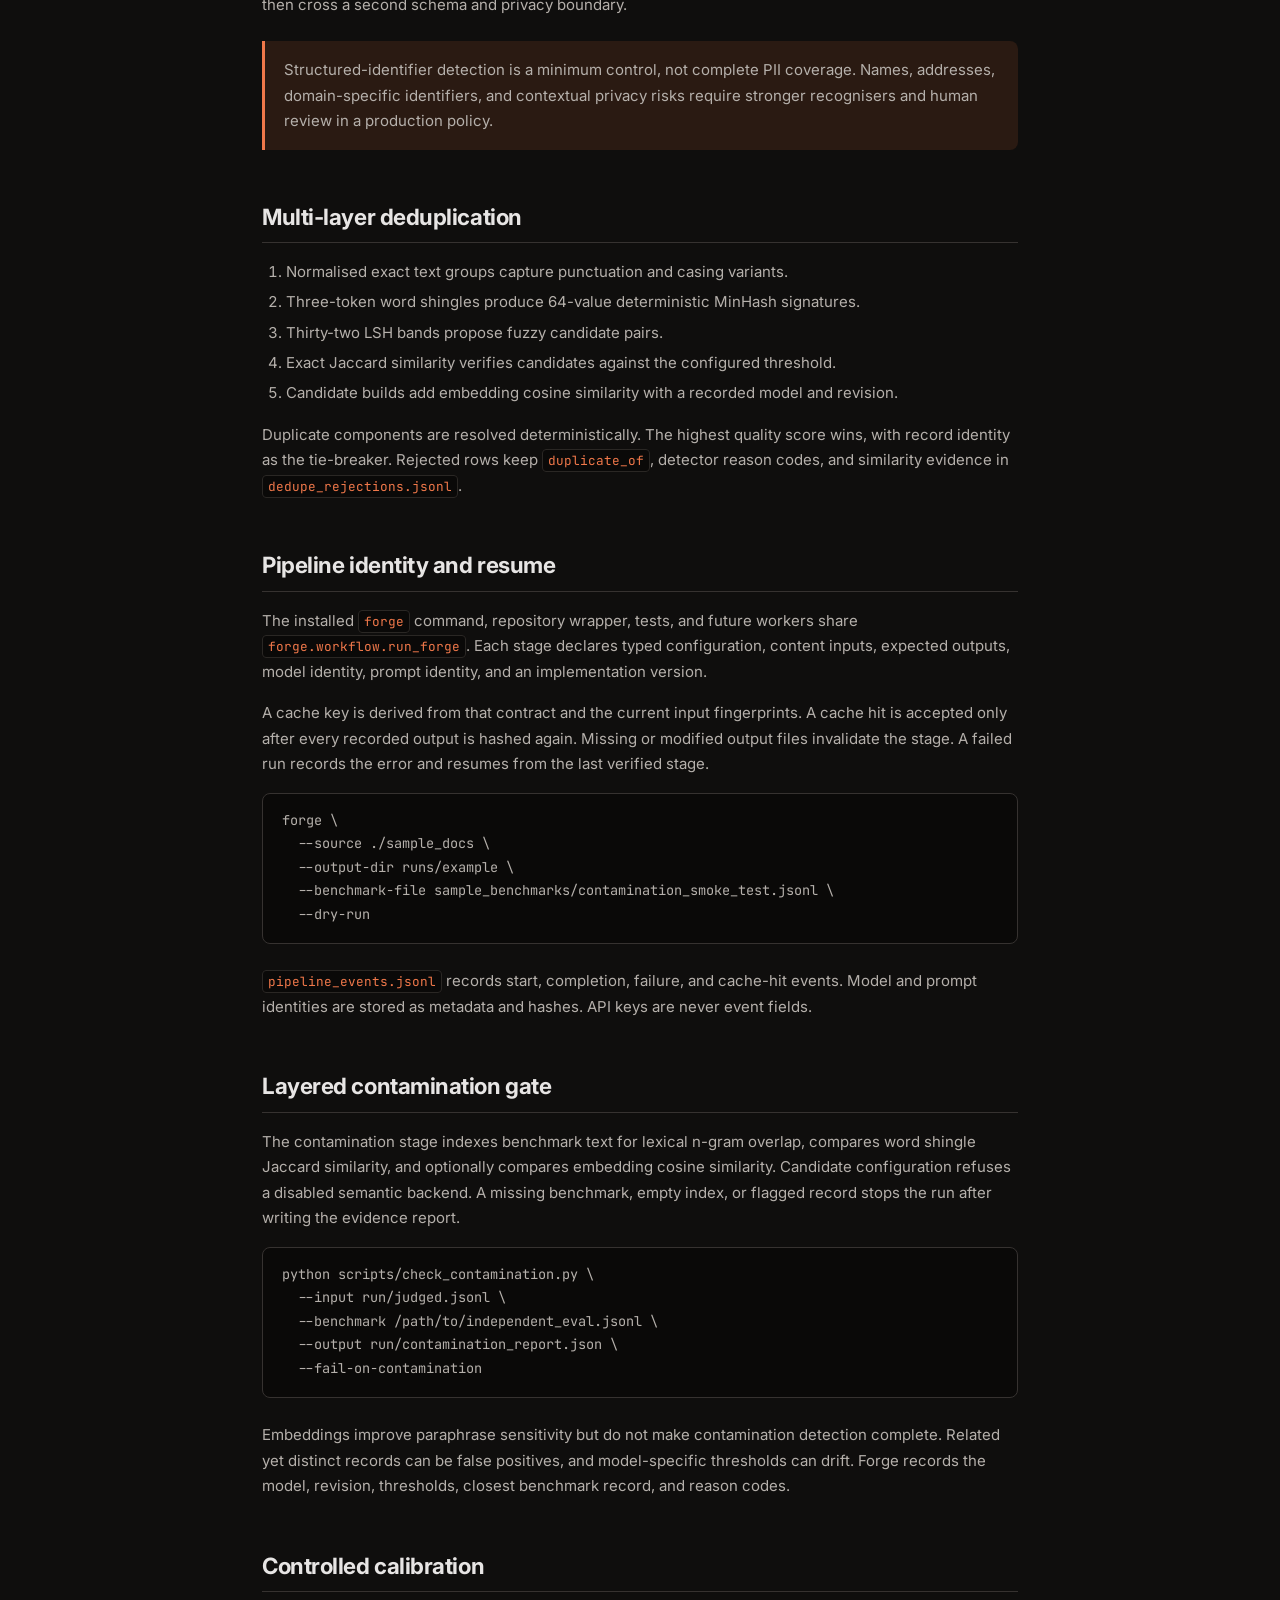
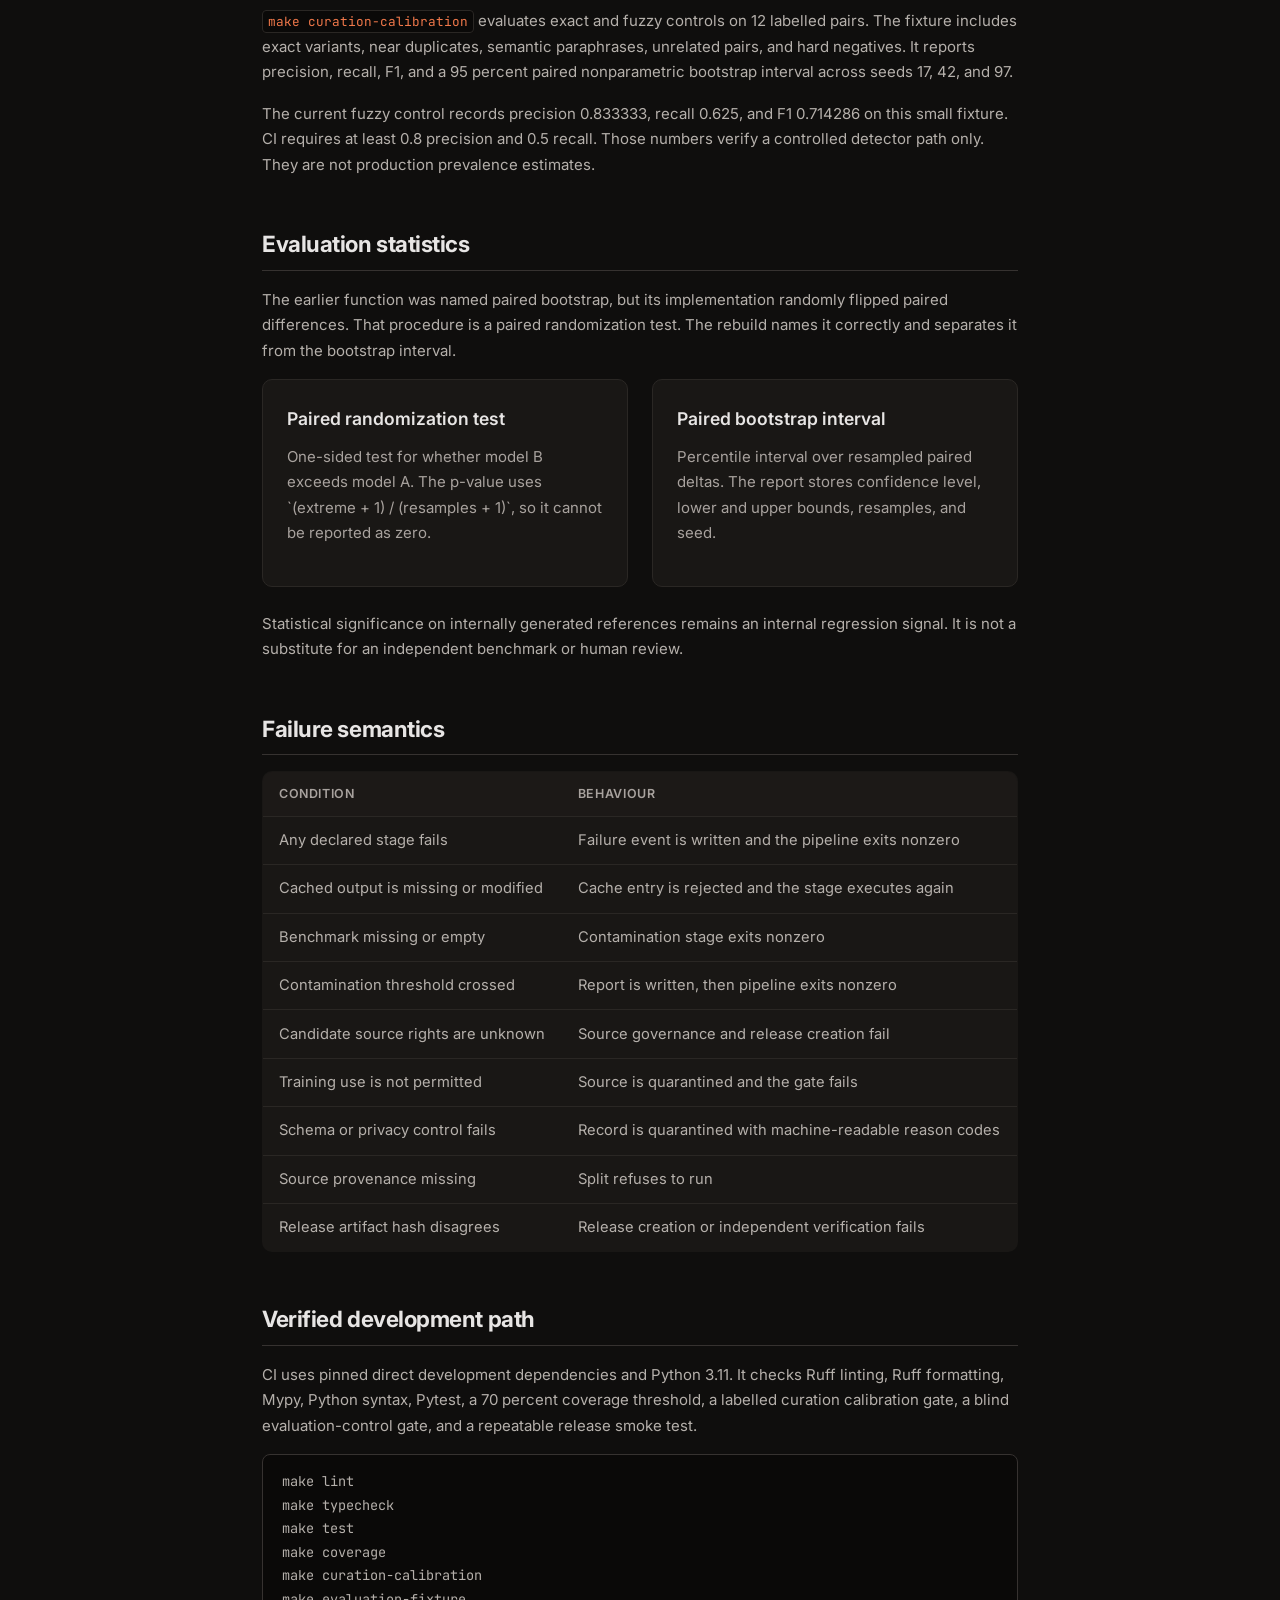
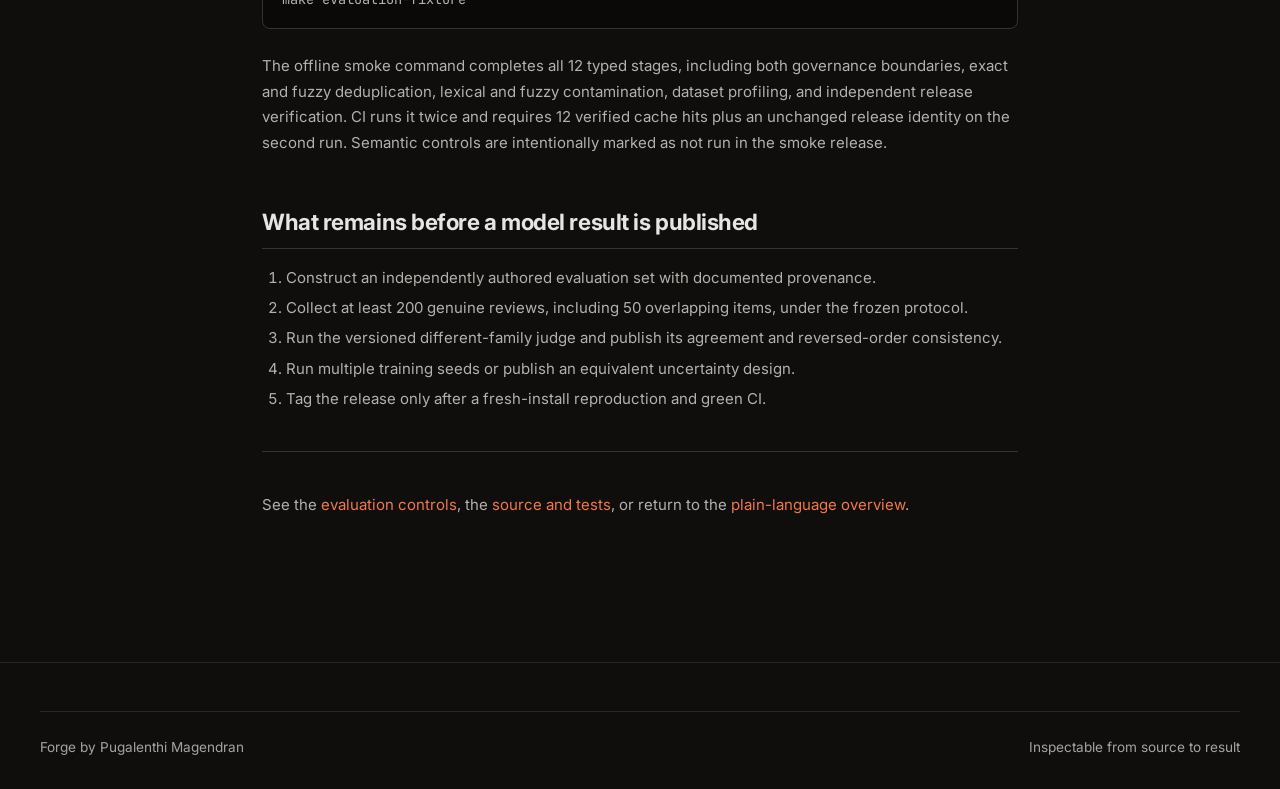
<file: docs/technical.html>
<!DOCTYPE html>
<html lang="en">
<head>
  <meta charset="utf-8">
  <meta name="viewport" content="width=device-width, initial-scale=1">
  <title>Forge Technical Controls | Pugalenthi Magendran</title>
  <meta name="description" content="Technical controls for provenance, usage rights, privacy, deduplication, contamination, source-grouped splitting, and release verification in Forge.">
  <link rel="preconnect" href="https://fonts.googleapis.com">
  <link rel="preconnect" href="https://fonts.gstatic.com" crossorigin>
  <link href="https://fonts.googleapis.com/css2?family=Inter:wght@300;400;500;600;700&family=JetBrains+Mono:wght@400&display=swap" rel="stylesheet">
  <link rel="stylesheet" href="style.css">
</head>
<body>
  <nav class="nav">
    <div class="nav-inner">
      <a href="index.html" class="nav-logo">F.</a>
      <div class="nav-links">
        <a href="index.html">Forge</a>
        <a href="overview.html">Overview</a>
        <a href="evaluation.html">Evaluation</a>
        <a href="technical.html" class="active">Technical</a>
        <a href="https://pugalenthi-magendran.pugalenthi2000.chatgpt.site/">Portfolio</a>
      </div>
    </div>
  </nav>

  <div class="mode-bar">
    <h1>Forge</h1>
    <div class="mode-bar-right">
      <div class="tab-group">
        <a href="demo.html">Demo</a>
        <a href="index.html">Evidence</a>
        <a href="overview.html">Overview</a>
        <a href="evaluation.html">Evaluation</a>
        <a href="technical.html" class="active">Technical</a>
      </div>
      <a href="https://github.com/pugalenthi0928/training-data-factory" class="mode-bar-github">Repository</a>
    </div>
  </div>

  <main>
    <section class="hero">
      <h1>Integrity controls, <em>implemented.</em></h1>
      <p class="subtitle">
        The technical rebuild focuses on the places where training data pipelines most often
        become misleading: source rights, privacy, duplicate content, benchmark leakage,
        partition boundaries, failure handling, and statistical labels.
      </p>
    </section>

    <div class="container">
      <h2>Deterministic provenance</h2>
      <p>
        <code>Document</code> identifiers are SHA-256 digests of normalised source content. <code>TextChunk</code>
        identifiers combine the document ID, chunk index, and normalised chunk text. Moving a
        file does not change its source identity, while changing its content does.
      </p>
      <pre><code>document_id = sha256(normalise(document_content))
chunk_id    = sha256(document_id, chunk_index, normalise(chunk_text))</code></pre>
      <p>
        Content identity is intentional. If identical content appears under two file paths,
        Forge treats it as one source group so the duplicate cannot cross train and test.
      </p>

      <h2>Source-grouped split</h2>
      <p>
        The earlier splitter shuffled examples inside task groups. That allowed examples from
        one document, or even one chunk, to appear in both partitions. The rebuilt splitter:
      </p>
      <ol style="padding-left: 1.5rem; margin-bottom: 1rem;">
        <li>Requires <code>document_id</code> on every row.</li>
        <li>Requires at least two unique sources.</li>
        <li>Assigns complete source groups to one partition.</li>
        <li>Searches deterministic seeded candidates for the whole-source subset closest to the requested row fraction.</li>
        <li>Verifies document and available chunk identifiers are disjoint.</li>
        <li>Writes an audit manifest with counts, hashes, seed, and overlap results.</li>
      </ol>
      <div class="callout">
        Whole-source isolation has priority over an exact 80/20 row count. If source sizes are
        uneven, the achieved fraction is recorded explicitly.
      </div>

      <h2>Source and record governance</h2>
      <p>
        Source governance runs before any generation call. Candidate builds require a policy
        record for every loaded file with origin, license, rights holder, and permitted uses.
        Unknown rights are allowed only in smoke mode. A source without permitted training use
        is quarantined and prevents the candidate from passing.
      </p>
      <p>
        Deterministic privacy checks cover structured identifiers including email addresses,
        payment cards with a Luhn checksum, Australian tax file numbers with a checksum, US Social
        Security number patterns, IPv4 addresses, and Australian phone patterns. The configured
        action is reject or redact. Generated records then cross a second schema and privacy boundary.
      </p>
      <div class="callout">
        Structured-identifier detection is a minimum control, not complete PII coverage. Names,
        addresses, domain-specific identifiers, and contextual privacy risks require stronger
        recognisers and human review in a production policy.
      </div>

      <h2>Multi-layer deduplication</h2>
      <ol style="padding-left: 1.5rem; margin-bottom: 1rem;">
        <li>Normalised exact text groups capture punctuation and casing variants.</li>
        <li>Three-token word shingles produce 64-value deterministic MinHash signatures.</li>
        <li>Thirty-two LSH bands propose fuzzy candidate pairs.</li>
        <li>Exact Jaccard similarity verifies candidates against the configured threshold.</li>
        <li>Candidate builds add embedding cosine similarity with a recorded model and revision.</li>
      </ol>
      <p>
        Duplicate components are resolved deterministically. The highest quality score wins, with
        record identity as the tie-breaker. Rejected rows keep <code>duplicate_of</code>, detector
        reason codes, and similarity evidence in <code>dedupe_rejections.jsonl</code>.
      </p>

      <h2>Pipeline identity and resume</h2>
      <p>
        The installed <code>forge</code> command, repository wrapper, tests, and future workers share
        <code>forge.workflow.run_forge</code>. Each stage declares typed configuration, content inputs,
        expected outputs, model identity, prompt identity, and an implementation version.
      </p>
      <p>
        A cache key is derived from that contract and the current input fingerprints. A cache hit is
        accepted only after every recorded output is hashed again. Missing or modified output files
        invalidate the stage. A failed run records the error and resumes from the last verified stage.
      </p>
      <pre><code>forge \
  --source ./sample_docs \
  --output-dir runs/example \
  --benchmark-file sample_benchmarks/contamination_smoke_test.jsonl \
  --dry-run</code></pre>
      <p>
        <code>pipeline_events.jsonl</code> records start, completion, failure, and cache-hit events.
        Model and prompt identities are stored as metadata and hashes. API keys are never event fields.
      </p>

      <h2>Layered contamination gate</h2>
      <p>
        The contamination stage indexes benchmark text for lexical n-gram overlap, compares word
        shingle Jaccard similarity, and optionally compares embedding cosine similarity. Candidate
        configuration refuses a disabled semantic backend. A missing benchmark, empty index, or
        flagged record stops the run after writing the evidence report.
      </p>
      <pre><code>python scripts/check_contamination.py \
  --input run/judged.jsonl \
  --benchmark /path/to/independent_eval.jsonl \
  --output run/contamination_report.json \
  --fail-on-contamination</code></pre>
      <p>
        Embeddings improve paraphrase sensitivity but do not make contamination detection complete.
        Related yet distinct records can be false positives, and model-specific thresholds can drift.
        Forge records the model, revision, thresholds, closest benchmark record, and reason codes.
      </p>

      <h2>Controlled calibration</h2>
      <p>
        <code>make curation-calibration</code> evaluates exact and fuzzy controls on 12 labelled pairs.
        The fixture includes exact variants, near duplicates, semantic paraphrases, unrelated pairs,
        and hard negatives. It reports precision, recall, F1, and a 95 percent paired nonparametric
        bootstrap interval across seeds 17, 42, and 97.
      </p>
      <p>
        The current fuzzy control records precision 0.833333, recall 0.625, and F1 0.714286 on this
        small fixture. CI requires at least 0.8 precision and 0.5 recall. Those numbers verify a
        controlled detector path only. They are not production prevalence estimates.
      </p>

      <h2>Evaluation statistics</h2>
      <p>
        The earlier function was named paired bootstrap, but its implementation randomly
        flipped paired differences. That procedure is a paired randomization test. The rebuild
        names it correctly and separates it from the bootstrap interval.
      </p>
      <div class="grid-2">
        <div class="card">
          <h3>Paired randomization test</h3>
          <p>One-sided test for whether model B exceeds model A. The p-value uses `(extreme + 1) / (resamples + 1)`, so it cannot be reported as zero.</p>
        </div>
        <div class="card">
          <h3>Paired bootstrap interval</h3>
          <p>Percentile interval over resampled paired deltas. The report stores confidence level, lower and upper bounds, resamples, and seed.</p>
        </div>
      </div>
      <p>
        Statistical significance on internally generated references remains an internal
        regression signal. It is not a substitute for an independent benchmark or human review.
      </p>

      <h2>Failure semantics</h2>
      <table>
        <tr><th>Condition</th><th>Behaviour</th></tr>
        <tr><td>Any declared stage fails</td><td>Failure event is written and the pipeline exits nonzero</td></tr>
        <tr><td>Cached output is missing or modified</td><td>Cache entry is rejected and the stage executes again</td></tr>
        <tr><td>Benchmark missing or empty</td><td>Contamination stage exits nonzero</td></tr>
        <tr><td>Contamination threshold crossed</td><td>Report is written, then pipeline exits nonzero</td></tr>
        <tr><td>Candidate source rights are unknown</td><td>Source governance and release creation fail</td></tr>
        <tr><td>Training use is not permitted</td><td>Source is quarantined and the gate fails</td></tr>
        <tr><td>Schema or privacy control fails</td><td>Record is quarantined with machine-readable reason codes</td></tr>
        <tr><td>Source provenance missing</td><td>Split refuses to run</td></tr>
        <tr><td>Release artifact hash disagrees</td><td>Release creation or independent verification fails</td></tr>
      </table>

      <h2>Verified development path</h2>
      <p>
        CI uses pinned direct development dependencies and Python 3.11. It checks Ruff linting,
        Ruff formatting, Mypy, Python syntax, Pytest, a 70 percent coverage threshold, a labelled
        curation calibration gate, a blind evaluation-control gate, and a repeatable release smoke test.
      </p>
      <pre><code>make lint
make typecheck
make test
make coverage
make curation-calibration
make evaluation-fixture</code></pre>
      <p>
        The offline smoke command completes all 12 typed stages, including both governance boundaries,
        exact and fuzzy deduplication, lexical and fuzzy contamination, dataset profiling, and
        independent release verification. CI runs it twice and requires 12 verified cache hits plus
        an unchanged release identity on the second run. Semantic controls are intentionally marked
        as not run in the smoke release.
      </p>

      <h2>What remains before a model result is published</h2>
      <ol style="padding-left: 1.5rem; margin-bottom: 1rem;">
        <li>Construct an independently authored evaluation set with documented provenance.</li>
        <li>Collect at least 200 genuine reviews, including 50 overlapping items, under the frozen protocol.</li>
        <li>Run the versioned different-family judge and publish its agreement and reversed-order consistency.</li>
        <li>Run multiple training seeds or publish an equivalent uncertainty design.</li>
        <li>Tag the release only after a fresh-install reproduction and green CI.</li>
      </ol>

      <hr>
      <p>
        See the <a href="evaluation.html">evaluation controls</a>, the
        <a href="https://github.com/pugalenthi0928/training-data-factory">source and tests</a>,
        or return to the <a href="overview.html">plain-language overview</a>.
      </p>
    </div>
  </main>

  <footer class="footer">
    <div class="container">
      <div class="footer-bottom">
        <span>Forge by Pugalenthi Magendran</span>
        <span>Inspectable from source to result</span>
      </div>
    </div>
  </footer>
</body>
</html>
</file>
<file: docs/style.css>
/* ============================================
   Forge Docs - Portfolio-Aligned Dark Theme
   ============================================ */

/* --- Reset & Base --- */
*, *::before, *::after { box-sizing: border-box; margin: 0; padding: 0; }

:root {
  /* Colors mirror the portfolio design system */
  --bg: #0F0E0D;
  --bg-alt: #191715;
  --surface: #1C1917;
  --surface-2: #272320;
  --text: #E7E5E4;
  --text-secondary: #B5B0AB;
  --text-tertiary: #A8A29E;
  --accent: #F0784A;
  --accent-hover: #F59070;
  --accent-light: #2A1A12;
  --accent-glow: rgba(240, 120, 74, 0.15);
  --border: #363230;
  --border-light: #2A2724;
  --tag-bg: #272320;
  --tag-text: #B5B0AB;
  --nav-bg: rgba(15, 14, 13, 0.88);
  --code-bg: #0A0908;
  --green: #4ade80;
  --green-dim: rgba(74, 222, 128, 0.12);
  --blue: #60a5fa;
  --blue-dim: rgba(96, 165, 250, 0.12);

  /* Typography */
  --font-sans: 'Inter', -apple-system, BlinkMacSystemFont, 'Segoe UI', sans-serif;
  --font-mono: 'JetBrains Mono', 'SF Mono', monospace;

  /* Layout */
  --nav-height: 60px;
  --mode-bar-height: 52px;
  --total-header: calc(var(--nav-height) + var(--mode-bar-height));
  --ease: cubic-bezier(0.16, 1, 0.3, 1);
}

html {
  -webkit-font-smoothing: antialiased;
  -moz-osx-font-smoothing: grayscale;
}

body {
  font-family: var(--font-sans);
  font-weight: 400;
  font-size: 15px;
  line-height: 1.7;
  color: var(--text);
  background-color: var(--bg);
  padding-top: var(--nav-height);
}

::selection {
  background: rgba(240, 120, 74, 0.3);
  color: var(--text);
}

/* --- Cursor Effects --- */
.cursor-dot {
  width: 6px; height: 6px;
  background: var(--accent);
  border-radius: 50%;
  position: fixed; top: 0; left: 0;
  pointer-events: none; z-index: 9999;
  transform: translate(-50%, -50%);
  transition: width 0.15s, height 0.15s, background 0.15s;
}
.cursor-ring {
  width: 36px; height: 36px;
  border: 1.5px solid rgba(240, 120, 74, 0.4);
  border-radius: 50%;
  position: fixed; top: 0; left: 0;
  pointer-events: none; z-index: 9998;
  transform: translate(-50%, -50%);
  transition: width 0.2s, height 0.2s, border-color 0.2s;
}

/* --- Grain Overlay --- */
.grain-overlay {
  position: fixed; inset: 0;
  pointer-events: none; z-index: 10000;
  opacity: 0.025;
  background-image: url("data:image/svg+xml,%3Csvg viewBox='0 0 256 256' xmlns='http://www.w3.org/2000/svg'%3E%3Cfilter id='n'%3E%3CfeTurbulence type='fractalNoise' baseFrequency='0.9' numOctaves='4' stitchTiles='stitch'/%3E%3C/filter%3E%3Crect width='100%25' height='100%25' filter='url(%23n)'/%3E%3C/svg%3E");
  background-repeat: repeat;
  background-size: 200px;
}

/* --- Mouse Glow --- */
.mouse-glow {
  position: fixed; top: 0; left: 0;
  width: 600px; height: 600px;
  border-radius: 50%;
  background: radial-gradient(circle, rgba(240, 120, 74, 0.06) 0%, transparent 70%);
  pointer-events: none; z-index: -1;
  transform: translate(-50%, -50%);
  will-change: transform;
}

/* --- Back to Top --- */
.back-to-top {
  position: fixed; bottom: 2rem; right: 2rem;
  width: 48px; height: 48px;
  border-radius: 50%;
  background: var(--surface);
  border: 1px solid var(--border);
  color: var(--text-secondary);
  cursor: pointer; z-index: 90;
  display: flex; align-items: center; justify-content: center;
  opacity: 0; transform: translateY(10px);
  transition: opacity 0.3s, transform 0.3s, background 0.2s, color 0.2s;
}
.back-to-top.visible { opacity: 1; transform: translateY(0); }
.back-to-top:hover { background: var(--accent); color: #fff; border-color: var(--accent); }
.back-to-top svg { width: 20px; height: 20px; }

/* --- Main Nav --- */
.nav {
  position: fixed; top: 0; left: 0; right: 0;
  height: var(--nav-height);
  background: var(--nav-bg);
  backdrop-filter: blur(16px);
  -webkit-backdrop-filter: blur(16px);
  border-bottom: 1px solid var(--border-light);
  z-index: 100;
  transition: transform 0.3s var(--ease);
}
.nav-inner {
  max-width: 1200px;
  margin: 0 auto;
  padding: 0 2rem;
  height: 100%;
  display: flex;
  align-items: center;
  justify-content: space-between;
}
.nav-logo {
  font-size: 1.4rem;
  font-weight: 700;
  color: var(--text);
  text-decoration: none;
  letter-spacing: -0.03em;
}
.nav-links {
  display: flex;
  gap: 2rem;
}
.nav-links a {
  color: var(--text-secondary);
  text-decoration: none;
  font-size: 0.9rem;
  font-weight: 500;
  transition: color 0.2s;
}
.nav-links a:hover,
.nav-links a.active { color: var(--accent); }
.nav-toggle {
  display: none;
  flex-direction: column;
  gap: 5px;
  background: none;
  border: none;
  cursor: pointer;
  padding: 4px;
}
.nav-toggle span {
  display: block;
  width: 22px;
  height: 2px;
  background: var(--text);
  transition: transform 0.3s;
}

/* --- Mobile Nav --- */
.nav-mobile {
  position: fixed;
  inset: 0;
  background: rgba(15, 14, 13, 0.97);
  z-index: 99;
  display: flex;
  flex-direction: column;
  align-items: center;
  justify-content: center;
  gap: 2rem;
  opacity: 0;
  pointer-events: none;
  transition: opacity 0.3s;
}
.nav-mobile.open { opacity: 1; pointer-events: auto; }
.nav-mobile a {
  color: var(--text);
  text-decoration: none;
  font-size: 1.3rem;
  font-weight: 500;
  transition: color 0.2s;
}
.nav-mobile a:hover { color: var(--accent); }

/* --- Mode Bar (sub-nav for Demo/Overview/Technical) --- */
.mode-bar {
  position: sticky;
  top: var(--nav-height);
  z-index: 99;
  display: flex;
  align-items: center;
  justify-content: space-between;
  padding: 0 2rem;
  height: var(--mode-bar-height);
  background: rgba(15, 14, 13, 0.92);
  backdrop-filter: blur(12px);
  -webkit-backdrop-filter: blur(12px);
  border-bottom: 1px solid var(--border-light);
}
.mode-bar h1 {
  font-size: 1rem;
  font-weight: 600;
  color: var(--text);
  letter-spacing: -0.02em;
  white-space: nowrap;
}
.mode-bar-right {
  display: flex;
  align-items: center;
  gap: 1rem;
}

/* --- Tab Group (replaces toggle) --- */
.tab-group {
  display: flex;
  background: var(--surface);
  border-radius: 8px;
  padding: 3px;
  border: 1px solid var(--border-light);
}
.tab-group a {
  padding: 6px 16px;
  border-radius: 6px;
  font-size: 0.82rem;
  font-weight: 500;
  text-decoration: none;
  color: var(--text-secondary);
  transition: all 0.2s;
  white-space: nowrap;
}
.tab-group a:hover { color: var(--text); }
.tab-group a.active {
  background: var(--accent);
  color: #fff;
  font-weight: 600;
}

/* --- GitHub Link in mode bar --- */
.mode-bar-github {
  display: inline-flex;
  align-items: center;
  gap: 6px;
  padding: 6px 14px;
  border-radius: 8px;
  border: 1px solid var(--border);
  color: var(--text-secondary);
  text-decoration: none;
  font-size: 0.82rem;
  font-weight: 500;
  transition: border-color 0.2s, color 0.2s;
}
.mode-bar-github:hover { border-color: var(--text-secondary); color: var(--text); }
.mode-bar-github svg { width: 16px; height: 16px; fill: currentColor; }

/* --- Layout --- */
.container { max-width: 820px; margin: 0 auto; padding: 3rem 2rem 5rem; }
.wide { max-width: 1040px; }

/* --- Typography --- */
h1 {
  font-size: 2rem;
  font-weight: 700;
  letter-spacing: -0.03em;
  line-height: 1.2;
  margin-bottom: 1rem;
  color: var(--text);
}
h2 {
  font-size: 1.4rem;
  font-weight: 700;
  letter-spacing: -0.02em;
  margin-top: 3rem;
  margin-bottom: 1rem;
  padding-bottom: 0.4rem;
  border-bottom: 1px solid var(--border);
  color: var(--text);
}
h3 {
  font-size: 1.1rem;
  font-weight: 600;
  margin-top: 2rem;
  margin-bottom: 0.6rem;
  color: var(--text);
}
p { margin-bottom: 1rem; color: var(--text-secondary); }
a { color: var(--accent); text-decoration: none; }
a:hover { text-decoration: underline; color: var(--accent-hover); }
strong { font-weight: 600; color: var(--text); }
hr { border: none; border-top: 1px solid var(--border); margin: 2.5rem 0; }
ul, ol { color: var(--text-secondary); }
li { margin-bottom: 0.3rem; }

.subtitle {
  font-size: 1.1rem;
  color: var(--text-tertiary);
  margin-bottom: 2rem;
  line-height: 1.6;
}

/* --- Hero Section --- */
.hero {
  text-align: center;
  padding: 3rem 2rem 2rem;
  border-bottom: 1px solid var(--border-light);
  background: linear-gradient(180deg, var(--bg-alt) 0%, var(--bg) 100%);
}
.hero h1 {
  font-size: 2.2rem;
}
.hero h1 em {
  font-style: normal;
  color: var(--accent);
}
.hero .subtitle {
  max-width: 640px;
  margin: 0 auto 2rem;
}

/* --- Code --- */
code {
  font-family: var(--font-mono);
  font-size: 0.85em;
  background: var(--code-bg);
  padding: 0.15em 0.4em;
  border-radius: 4px;
  color: var(--accent);
  border: 1px solid var(--border-light);
}
pre {
  background: var(--code-bg);
  border: 1px solid var(--border);
  border-radius: 8px;
  padding: 1rem 1.2rem;
  overflow-x: auto;
  margin-bottom: 1.5rem;
  line-height: 1.5;
}
pre code {
  background: none;
  padding: 0;
  font-size: 0.85rem;
  color: var(--text-secondary);
  border: none;
}

/* --- Tables --- */
table {
  width: 100%;
  border-collapse: collapse;
  margin-bottom: 1.5rem;
  font-size: 0.92rem;
  background: var(--bg-alt);
  border-radius: 10px;
  overflow: hidden;
  border: 1px solid var(--border-light);
}
th, td {
  text-align: left;
  padding: 0.7rem 1rem;
  border-bottom: 1px solid var(--border-light);
}
th {
  font-weight: 600;
  font-size: 0.78rem;
  text-transform: uppercase;
  letter-spacing: 0.05em;
  color: var(--text-tertiary);
  background: var(--surface);
}
td { color: var(--text-secondary); }
tr:last-child td { border-bottom: none; }

/* --- Cards --- */
.card {
  background: var(--bg-alt);
  border: 1px solid var(--border-light);
  border-radius: 10px;
  padding: 1.5rem;
  margin-bottom: 1.5rem;
}
.card h3 { margin-top: 0; }
.card p { color: var(--text-tertiary); }
.card table { background: transparent; border: none; }
.card th { background: transparent; }
.card td, .card th { border-bottom-color: var(--border-light); }

/* --- Grid --- */
.grid-2 {
  display: grid;
  grid-template-columns: 1fr 1fr;
  gap: 1.5rem;
}
.grid-3 {
  display: grid;
  grid-template-columns: 1fr 1fr 1fr;
  gap: 1rem;
}

/* --- Stat blocks --- */
.stat {
  text-align: center;
  padding: 1.2rem 0.5rem;
}
.stat .number {
  font-size: 2rem;
  font-weight: 700;
  letter-spacing: -0.02em;
  display: block;
  color: var(--text);
}
.stat .label {
  font-size: 0.78rem;
  color: var(--text-tertiary);
  text-transform: uppercase;
  letter-spacing: 0.04em;
  margin-top: 0.2rem;
}
.stat .number.green { color: var(--green); }
.stat .number.blue { color: var(--accent); }

/* --- Pipeline visualization --- */
.pipeline {
  display: flex;
  flex-wrap: wrap;
  gap: 0.5rem;
  margin: 2rem 0;
  align-items: center;
}
.pipeline .step {
  background: var(--surface);
  border: 1px solid var(--border-light);
  border-radius: 8px;
  padding: 0.6rem 0.9rem;
  font-size: 0.82rem;
  font-weight: 500;
  flex-shrink: 0;
  color: var(--text-secondary);
}
.pipeline .step .num {
  display: inline-block;
  width: 20px; height: 20px;
  background: var(--accent);
  color: #fff;
  border-radius: 50%;
  text-align: center;
  line-height: 20px;
  font-size: 0.7rem;
  font-weight: 700;
  margin-right: 0.4rem;
}
.pipeline .arrow {
  color: var(--text-tertiary);
  font-size: 0.9rem;
  flex-shrink: 0;
}

/* --- Bar chart (CSS only) --- */
.bar-chart { margin: 1.5rem 0; }
.bar-row {
  display: flex;
  align-items: center;
  margin-bottom: 0.8rem;
}
.bar-label {
  width: 100px;
  font-size: 0.85rem;
  font-weight: 500;
  flex-shrink: 0;
  color: var(--text-secondary);
}
.bar-track {
  flex: 1;
  height: 28px;
  background: var(--surface);
  border-radius: 6px;
  position: relative;
  overflow: hidden;
}
.bar-fill {
  height: 100%;
  border-radius: 6px;
  display: flex;
  align-items: center;
  padding-left: 8px;
  font-size: 0.78rem;
  font-weight: 600;
  color: #fff;
  transition: width 0.6s ease;
}
.bar-fill.base { background: #57534e; }
.bar-fill.tuned { background: var(--accent); }
.bar-delta {
  font-size: 0.8rem;
  font-weight: 600;
  color: var(--green);
  margin-left: 0.6rem;
  flex-shrink: 0;
  width: 60px;
}

/* --- Sample examples --- */
.example-tabs { display: flex; gap: 0; margin-bottom: 0; }
.example-tabs button {
  background: var(--surface);
  border: 1px solid var(--border-light);
  border-bottom: none;
  padding: 0.5rem 1rem;
  font-size: 0.82rem;
  font-weight: 500;
  cursor: pointer;
  border-radius: 8px 8px 0 0;
  color: var(--text-tertiary);
  font-family: var(--font-sans);
  transition: color 0.2s, background 0.2s;
}
.example-tabs button:hover { color: var(--text); }
.example-tabs button.active {
  background: var(--bg-alt);
  color: var(--accent);
  font-weight: 600;
  border-color: var(--border);
}
.example-panel {
  background: var(--bg-alt);
  border: 1px solid var(--border);
  border-radius: 0 8px 8px 8px;
  padding: 1.2rem;
  display: none;
}
.example-panel.active { display: block; }
.example-panel .field-label {
  font-size: 0.72rem;
  font-weight: 600;
  text-transform: uppercase;
  letter-spacing: 0.06em;
  color: var(--accent);
  margin-bottom: 0.3rem;
}
.example-panel .field-value {
  font-size: 0.88rem;
  line-height: 1.6;
  margin-bottom: 1rem;
  white-space: pre-wrap;
  color: var(--text-secondary);
}
.example-panel .meta {
  font-size: 0.8rem;
  color: var(--text-tertiary);
}

/* --- Callout --- */
.callout {
  background: var(--accent-light);
  border-left: 3px solid var(--accent);
  padding: 1rem 1.2rem;
  margin: 1.5rem 0;
  border-radius: 0 8px 8px 0;
  color: var(--text-secondary);
}

/* --- Browser Demo --- */
.demo-hero {
  padding-bottom: 2.5rem;
}
.eyebrow,
.section-kicker {
  display: inline-block;
  color: var(--accent);
  font-family: var(--font-mono);
  font-size: 0.72rem;
  font-weight: 500;
  letter-spacing: 0.08em;
  text-transform: uppercase;
}
.demo-disclosure {
  max-width: 720px;
  margin: 0 auto;
  padding: 0.8rem 1rem;
  border: 1px solid var(--border);
  border-radius: 8px;
  color: var(--text-tertiary);
  background: rgba(10, 9, 8, 0.5);
  font-size: 0.82rem;
}
.hero-actions {
  display: flex;
  align-items: center;
  justify-content: center;
  gap: 0.7rem;
  margin: -0.4rem 0 1rem;
}
.hero-actions .button {
  display: inline-flex;
  align-items: center;
  justify-content: center;
  text-decoration: none;
}
.hero-actions .button:hover {
  text-decoration: none;
}
.demo-container {
  max-width: 1240px;
  padding-top: 2rem;
}
.demo-toolbar {
  display: flex;
  align-items: flex-end;
  justify-content: space-between;
  gap: 1rem;
  padding: 1rem;
  margin-bottom: 1rem;
  border: 1px solid var(--border-light);
  border-radius: 10px;
  background: var(--bg-alt);
}
.demo-toolbar label {
  color: var(--text-secondary);
  font-size: 0.78rem;
  font-weight: 600;
  letter-spacing: 0.03em;
  text-transform: uppercase;
}
.demo-toolbar select {
  display: block;
  min-width: 240px;
  margin-top: 0.35rem;
}
.demo-actions,
.artifact-actions {
  display: flex;
  align-items: center;
  gap: 0.6rem;
}
.button,
.text-button,
select {
  font: inherit;
}
.button {
  min-height: 42px;
  padding: 0.65rem 1rem;
  border: 1px solid var(--border);
  border-radius: 8px;
  cursor: pointer;
  font-weight: 600;
  transition: transform 0.15s, background 0.2s, border-color 0.2s;
}
.button:hover:not(:disabled) {
  transform: translateY(-1px);
}
.button:disabled {
  cursor: wait;
  opacity: 0.65;
}
.button.primary {
  color: #fff;
  border-color: var(--accent);
  background: var(--accent);
}
.button.primary:hover:not(:disabled) {
  background: var(--accent-hover);
}
.button.secondary {
  color: var(--text-secondary);
  background: transparent;
}
.button.secondary:hover:not(:disabled) {
  color: var(--text);
  border-color: var(--text-tertiary);
}
.demo-shell {
  display: grid;
  grid-template-columns: minmax(0, 0.88fr) minmax(0, 1.12fr);
  gap: 1rem;
  align-items: start;
}
.demo-inputs,
.demo-run {
  padding: 1.4rem;
  border: 1px solid var(--border-light);
  border-radius: 10px;
  background: var(--bg-alt);
}
.demo-inputs h2,
.demo-run h2 {
  margin-top: 0.25rem;
}
.source-field {
  display: block;
  margin-top: 1rem;
}
.source-field > span {
  display: block;
  margin-bottom: 0.35rem;
  color: var(--text);
  font-family: var(--font-mono);
  font-size: 0.74rem;
}
.source-field textarea,
.demo-toolbar select {
  width: 100%;
  border: 1px solid var(--border);
  border-radius: 8px;
  color: var(--text-secondary);
  background: var(--code-bg);
}
.source-field textarea {
  display: block;
  padding: 0.8rem;
  resize: vertical;
  font: 0.78rem/1.55 var(--font-mono);
}
.source-field textarea:focus,
.demo-toolbar select:focus,
.button:focus-visible,
.text-button:focus-visible,
.artifact-tabs button:focus-visible {
  outline: 2px solid var(--accent);
  outline-offset: 2px;
}
.demo-toolbar select {
  padding: 0.55rem 0.7rem;
}
.benchmark-field {
  padding-top: 1rem;
  border-top: 1px solid var(--border-light);
}
.stage-list {
  display: grid;
  gap: 0.6rem;
  margin: 1.2rem 0 0;
  list-style: none;
}
.stage-list li {
  display: grid;
  grid-template-columns: auto minmax(0, 1fr) auto;
  align-items: center;
  gap: 0.8rem;
  min-height: 62px;
  padding: 0.75rem;
  border: 1px solid var(--border-light);
  border-radius: 8px;
  background: var(--bg);
  transition: border-color 0.2s, background 0.2s;
}
.stage-number {
  display: flex;
  width: 28px;
  height: 28px;
  align-items: center;
  justify-content: center;
  border: 1px solid var(--border);
  border-radius: 50%;
  color: var(--text-tertiary);
  font-size: 0.75rem;
  font-weight: 600;
}
.stage-list strong,
.stage-list small {
  display: block;
}
.stage-list strong {
  font-size: 0.88rem;
}
.stage-list small {
  margin-top: 0.1rem;
  color: var(--text-tertiary);
  font-size: 0.74rem;
}
.stage-status {
  color: var(--text-tertiary);
  font-family: var(--font-mono);
  font-size: 0.68rem;
  text-transform: uppercase;
}
.stage-list li[data-state="running"] {
  border-color: var(--accent);
  background: var(--accent-light);
}
.stage-list li[data-state="running"] .stage-number {
  border-color: var(--accent);
  color: var(--accent);
}
.stage-list li[data-state="passed"] .stage-number {
  border-color: var(--green);
  color: var(--green);
}
.stage-list li[data-state="passed"] .stage-status {
  color: var(--green);
}
.stage-list li[data-state="blocked"] {
  border-color: var(--accent);
  background: var(--accent-light);
}
.stage-list li[data-state="blocked"] .stage-status,
.stage-list li[data-state="blocked"] .stage-number {
  color: var(--accent);
  border-color: var(--accent);
}
.stage-list li[data-state="skipped"] {
  opacity: 0.55;
}
.run-error {
  margin-top: 1rem;
  padding: 0.8rem 1rem;
  border-left: 3px solid var(--accent);
  color: var(--text);
  background: var(--accent-light);
}
.result-panel {
  margin-top: 1rem;
}
.integrity-gate {
  padding: 0.9rem 1rem;
  border: 1px solid var(--border);
  border-radius: 8px;
  color: var(--text-secondary);
  background: var(--bg);
}
.integrity-gate[data-status="passed"] {
  border-color: rgba(74, 222, 128, 0.35);
  background: var(--green-dim);
}
.integrity-gate[data-status="blocked"] {
  border-color: rgba(240, 120, 74, 0.45);
  background: var(--accent-light);
}
.result-metrics {
  display: grid;
  grid-template-columns: repeat(4, 1fr);
  gap: 0.5rem;
  margin: 0.8rem 0 1.5rem;
}
.result-metrics > div {
  padding: 0.7rem;
  border: 1px solid var(--border-light);
  border-radius: 8px;
  background: var(--bg);
}
.result-metrics strong,
.result-metrics span {
  display: block;
}
.result-metrics strong {
  font-size: 1rem;
}
.result-metrics span {
  color: var(--text-tertiary);
  font-size: 0.65rem;
  letter-spacing: 0.04em;
  text-transform: uppercase;
}
.artifact-header {
  display: flex;
  align-items: flex-end;
  justify-content: space-between;
  gap: 1rem;
  margin-bottom: 0.7rem;
}
.artifact-header h3 {
  margin: 0.15rem 0 0;
}
.text-button,
.artifact-tabs button {
  border: 0;
  cursor: pointer;
}
.text-button {
  color: var(--accent);
  background: transparent;
  font-size: 0.72rem;
}
.text-button:disabled {
  color: var(--text-tertiary);
  cursor: default;
}
.artifact-tabs {
  display: flex;
  gap: 0.35rem;
  overflow-x: auto;
  padding-bottom: 0.45rem;
}
.artifact-tabs button {
  flex: 0 0 auto;
  padding: 0.45rem 0.6rem;
  border: 1px solid var(--border-light);
  border-radius: 6px;
  color: var(--text-tertiary);
  background: var(--surface);
  font: 0.65rem var(--font-mono);
}
.artifact-tabs button.active {
  color: var(--text);
  border-color: var(--accent);
}
.artifact-code {
  max-height: 380px;
  margin-bottom: 0;
}
.artifact-code code {
  font-size: 0.72rem;
}

/* --- File tree --- */
.file-tree {
  font-family: var(--font-mono);
  font-size: 0.8rem;
  line-height: 1.8;
  background: var(--code-bg);
  border: 1px solid var(--border);
  border-radius: 8px;
  padding: 1rem 1.2rem;
  margin-bottom: 1.5rem;
  color: var(--text-secondary);
}
.file-tree .indent { padding-left: 1.2em; }
.file-tree .comment { color: var(--text-tertiary); }

/* --- Footer --- */
.footer {
  border-top: 1px solid var(--border-light);
  padding: 3rem 2rem;
  margin-top: 3rem;
}
.footer .container {
  padding: 0;
  max-width: 1200px;
}
.footer-top {
  display: flex;
  justify-content: space-between;
  align-items: flex-start;
  margin-bottom: 2rem;
}
.footer-logo {
  font-size: 1.4rem;
  font-weight: 700;
  color: var(--text);
  text-decoration: none;
  letter-spacing: -0.03em;
}
.footer-tagline {
  color: var(--text-tertiary);
  font-size: 0.9rem;
  margin-top: 0.3rem;
}
.footer-nav {
  display: flex;
  gap: 1.5rem;
  flex-wrap: wrap;
}
.footer-nav a {
  color: var(--text-secondary);
  text-decoration: none;
  font-size: 0.9rem;
  transition: color 0.2s;
}
.footer-nav a:hover { color: var(--accent); text-decoration: none; }
.footer-bottom {
  border-top: 1px solid var(--border-light);
  padding-top: 1.5rem;
  display: flex;
  justify-content: space-between;
  align-items: center;
  font-size: 0.85rem;
  color: var(--text-tertiary);
}
.footer-credit span { color: var(--accent); }

/* --- Gradient Divider --- */
.gradient-divider {
  width: 100%;
  max-width: 400px;
  margin: 3rem auto;
  height: 2px;
  background: linear-gradient(90deg, transparent, var(--accent), var(--accent-hover), transparent);
  border: none;
  opacity: 0.5;
}

/* --- Responsive --- */
@media (max-width: 860px) {
  .nav-links { gap: 1rem; }
  .mode-bar { padding: 0 1rem; }
  .mode-bar h1 { font-size: 0.9rem; }
  .tab-group a { padding: 5px 10px; font-size: 0.78rem; }
  .demo-shell { grid-template-columns: 1fr; }
}

@media (max-width: 768px) {
  .container { padding: 2rem 1rem 3rem; }
  h1 { font-size: 1.6rem; }
  .hero h1 { font-size: 1.7rem; }
  .grid-2, .grid-3 { grid-template-columns: 1fr; }
  .pipeline { flex-direction: column; align-items: stretch; }
  .pipeline .arrow { display: none; }
  .bar-label { width: 80px; }
  .footer-top { flex-direction: column; gap: 1.5rem; }
  .footer-bottom { flex-direction: column; gap: 0.5rem; text-align: center; }
  .demo-toolbar { align-items: stretch; flex-direction: column; }
  .demo-toolbar select { min-width: 0; }
  .demo-actions .button { flex: 1; }
  .hero-actions { align-items: stretch; flex-direction: column; }
}

@media (max-width: 480px) {
  .mode-bar {
    flex-direction: column;
    height: auto;
    padding: 0.6rem 1rem;
    gap: 0.5rem;
    align-items: flex-start;
  }
  .mode-bar h1, .mode-bar-github { display: none; }
  .mode-bar-right { width: 100%; overflow-x: auto; scrollbar-width: none; }
  .mode-bar-right::-webkit-scrollbar { display: none; }
  .tab-group { width: max-content; min-width: 100%; }
  .tab-group a { flex: 1; padding: 5px 9px; font-size: 0.68rem; text-align: center; }
  .stat .number { font-size: 1.5rem; }
  .nav-inner { padding: 0 1rem; }
  .nav-links { gap: 0.75rem; }
  .nav-links a { font-size: 0.78rem; }
  .demo-inputs, .demo-run { padding: 1rem; }
  .stage-list li { grid-template-columns: auto minmax(0, 1fr); }
  .stage-status { grid-column: 2; }
  .result-metrics { grid-template-columns: 1fr 1fr; }
  .artifact-header { align-items: flex-start; flex-direction: column; }
}

/* --- Print --- */
@media print {
  .nav, .mode-bar, .grain-overlay, .cursor-dot, .cursor-ring,
  .mouse-glow, .back-to-top, .nav-mobile, .footer { display: none !important; }
  body { padding-top: 0; background: #fff; color: #000; }
  .container { max-width: 100%; padding: 0; }
  h1, h2, h3, strong { color: #000; }
  p, td, li { color: #333; }
  a { color: #000; text-decoration: underline; }
  .card, table { border-color: #ccc; }
}
</file>
